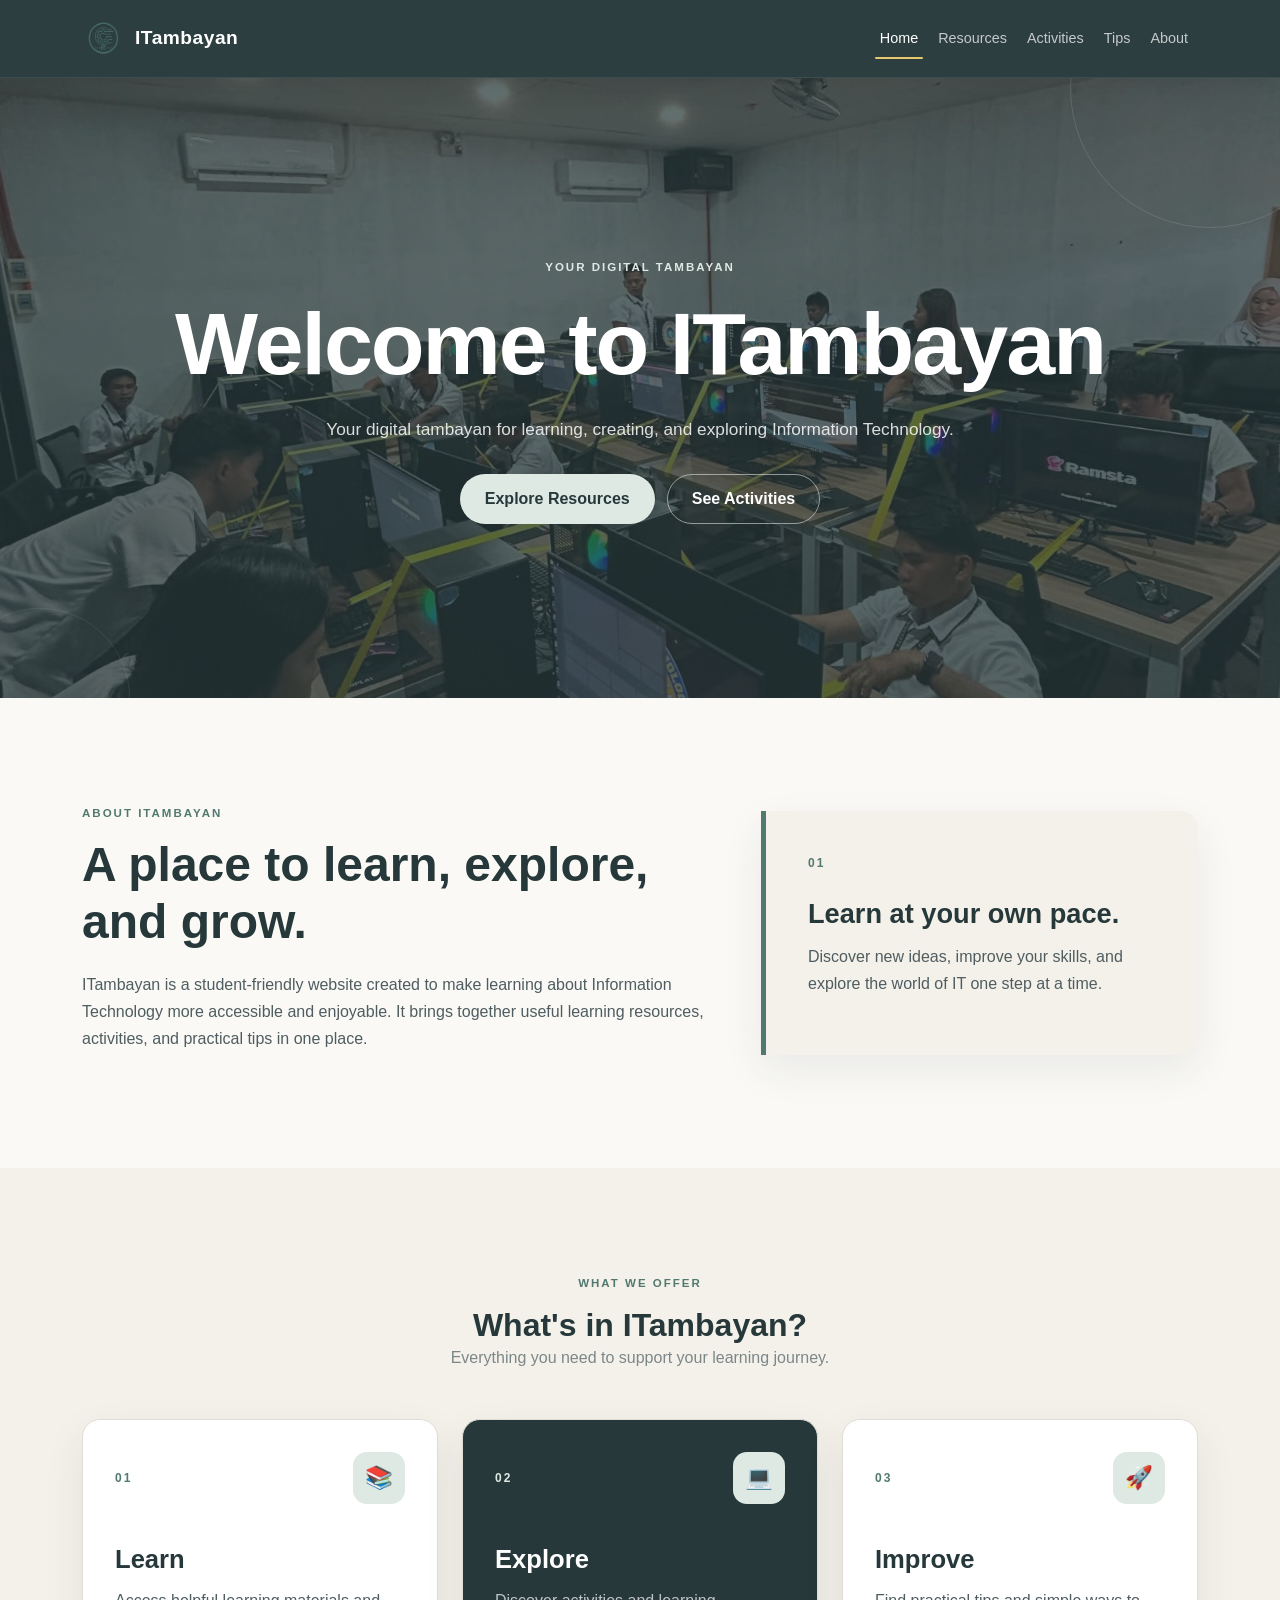
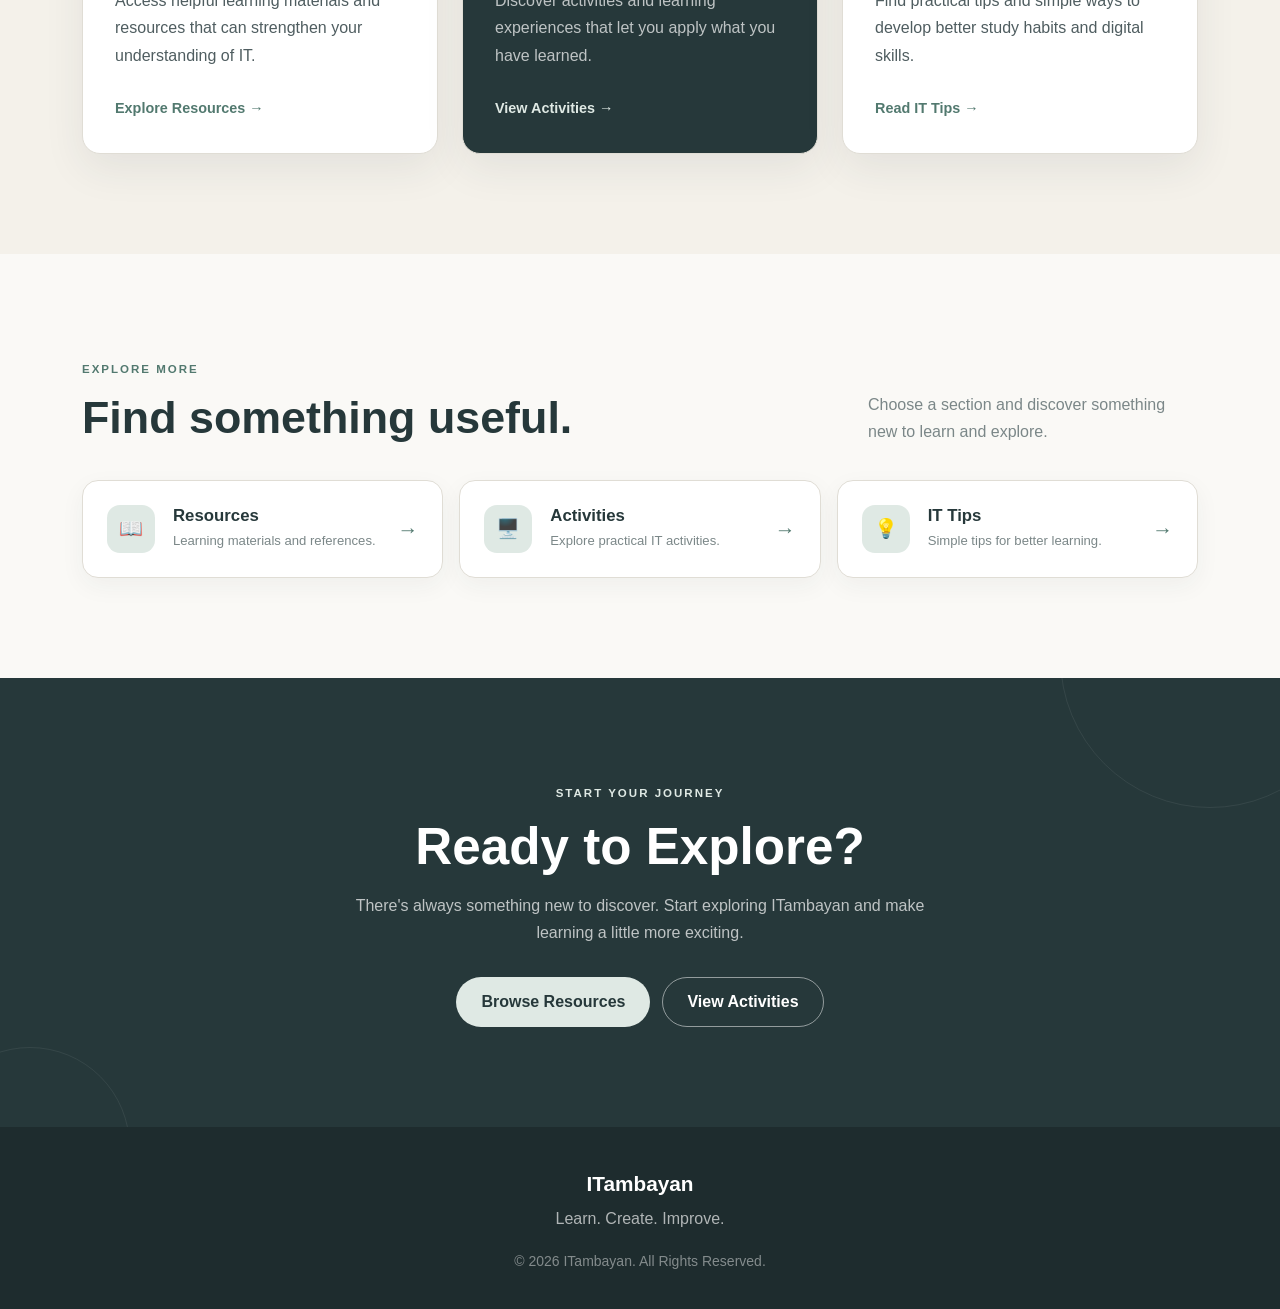
<file: index.html>
<!DOCTYPE html>
<html lang="en">
<head>
    <meta charset="UTF-8">
    <meta name="viewport" content="width=device-width, initial-scale=1.0">

    <title>ITambayan | Home</title>

    <!-- Bootstrap CSS -->
    <link href="https://cdn.jsdelivr.net/npm/bootstrap@5.3.3/dist/css/bootstrap.min.css" rel="stylesheet">

    <!-- Custom CSS -->
    <link rel="stylesheet" href="css/style.css">
</head>

<body>

    <!-- NAVIGATION BAR -->
    <nav class="navbar navbar-expand-lg navbar-dark custom-navbar sticky-top">
        <div class="container">

            <a class="navbar-brand fw-bold d-flex align-items-center" href="index.html">
                <img src="images/itambayan-logo.png"
                     alt="ITambayan Logo"
                     class="site-logo">
                <span>ITambayan</span>
            </a>

            <button class="navbar-toggler" type="button"
                    data-bs-toggle="collapse"
                    data-bs-target="#mainNavbar"
                    aria-controls="mainNavbar"
                    aria-expanded="false"
                    aria-label="Toggle navigation">
                <span class="navbar-toggler-icon"></span>
            </button>

            <div class="collapse navbar-collapse" id="mainNavbar">
                <ul class="navbar-nav ms-auto">

                    <li class="nav-item">
                        <a class="nav-link active" aria-current="page" href="index.html">Home</a>
                    </li>

                    <li class="nav-item">
                        <a class="nav-link" href="resources.html">Resources</a>
                    </li>

                    <li class="nav-item">
                        <a class="nav-link" href="activities.html">Activities</a>
                    </li>

                    <li class="nav-item">
                        <a class="nav-link" href="tips.html">Tips</a>
                    </li>

                    <li class="nav-item">
                        <a class="nav-link" href="about.html">About</a>
                    </li>

                </ul>
            </div>

        </div>
    </nav>


    <!-- HERO SECTION -->
    <section class="hero-section">
        <div class="container text-center">

            <span class="hero-label">YOUR DIGITAL TAMBAYAN</span>

            <h1>Welcome to ITambayan</h1>

            <p>
                Your digital tambayan for learning, creating, and exploring
                Information Technology.
            </p>

            <div class="hero-buttons">
                <a href="resources.html" class="btn hero-main-btn">
                    Explore Resources
                </a>

                <a href="activities.html" class="btn hero-outline-btn">
                    See Activities
                </a>
            </div>

        </div>
    </section>


    <!-- INTRODUCTION SECTION -->
    <section class="home-intro">
        <div class="container">

            <div class="row align-items-center g-5">

                <div class="col-lg-7">

                    <span class="section-tag">ABOUT ITAMBAYAN</span>

                    <h2>A place to learn, explore, and grow.</h2>

                    <p>
                        ITambayan is a student-friendly website created to make
                        learning about Information Technology more accessible
                        and enjoyable. It brings together useful learning
                        resources, activities, and practical tips in one place.
                    </p>

                </div>

                <div class="col-lg-5">

                    <div class="intro-highlight">

                        <span class="highlight-number">01</span>

                        <h3>Learn at your own pace.</h3>

                        <p>
                            Discover new ideas, improve your skills, and explore
                            the world of IT one step at a time.
                        </p>

                    </div>

                </div>

            </div>

        </div>
    </section>


    <!-- FEATURES SECTION -->
    <section class="features-section">
        <div class="container">

            <div class="text-center mb-5">

                <span class="section-tag">WHAT WE OFFER</span>

                <h2 class="section-heading">What's in ITambayan?</h2>

                <p class="section-intro">
                    Everything you need to support your learning journey.
                </p>

            </div>

            <div class="row g-4">

                <!-- FEATURE 1 -->
                <div class="col-md-4">
                    <div class="feature-card">

                        <div class="feature-top">
                            <span class="feature-number">01</span>
                            <span class="feature-icon">📚</span>
                        </div>

                        <h3>Learn</h3>

                        <p>
                            Access helpful learning materials and resources
                            that can strengthen your understanding of IT.
                        </p>

                        <a href="resources.html" class="feature-link">
                            Explore Resources →
                        </a>

                    </div>
                </div>


                <!-- FEATURE 2 -->
                <div class="col-md-4">
                    <div class="feature-card feature-card-dark">

                        <div class="feature-top">
                            <span class="feature-number">02</span>
                            <span class="feature-icon">💻</span>
                        </div>

                        <h3>Explore</h3>

                        <p>
                            Discover activities and learning experiences
                            that let you apply what you have learned.
                        </p>

                        <a href="activities.html" class="feature-link">
                            View Activities →
                        </a>

                    </div>
                </div>


                <!-- FEATURE 3 -->
                <div class="col-md-4">
                    <div class="feature-card">

                        <div class="feature-top">
                            <span class="feature-number">03</span>
                            <span class="feature-icon">🚀</span>
                        </div>

                        <h3>Improve</h3>

                        <p>
                            Find practical tips and simple ways to develop
                            better study habits and digital skills.
                        </p>

                        <a href="tips.html" class="feature-link">
                            Read IT Tips →
                        </a>

                    </div>
                </div>

            </div>
        </div>
    </section>


    <!-- QUICK NAVIGATION SECTION -->
    <section class="quick-section">
        <div class="container">

            <div class="quick-header">

                <div>
                    <span class="section-tag">EXPLORE MORE</span>
                    <h2>Find something useful.</h2>
                </div>

                <p>
                    Choose a section and discover something new to learn
                    and explore.
                </p>

            </div>

            <div class="row g-3">

                <div class="col-md-4">
                    <a href="resources.html" class="quick-card">

                        <span class="quick-icon">📖</span>

                        <div>
                            <h3>Resources</h3>
                            <p>Learning materials and references.</p>
                        </div>

                        <span class="quick-arrow">→</span>

                    </a>
                </div>


                <div class="col-md-4">
                    <a href="activities.html" class="quick-card">

                        <span class="quick-icon">🖥️</span>

                        <div>
                            <h3>Activities</h3>
                            <p>Explore practical IT activities.</p>
                        </div>

                        <span class="quick-arrow">→</span>

                    </a>
                </div>


                <div class="col-md-4">
                    <a href="tips.html" class="quick-card">

                        <span class="quick-icon">💡</span>

                        <div>
                            <h3>IT Tips</h3>
                            <p>Simple tips for better learning.</p>
                        </div>

                        <span class="quick-arrow">→</span>

                    </a>
                </div>

            </div>
        </div>
    </section>


    <!-- CALL TO ACTION -->
    <section class="explore-section">
        <div class="container text-center">

            <span class="section-tag section-tag-light">
                START YOUR JOURNEY
            </span>

            <h2>Ready to Explore?</h2>

            <p>
                There's always something new to discover. Start exploring
                ITambayan and make learning a little more exciting.
            </p>

            <div class="hero-buttons">

                <a href="resources.html" class="btn hero-main-btn">
                    Browse Resources
                </a>

                <a href="activities.html" class="btn hero-outline-btn">
                    View Activities
                </a>

            </div>

        </div>
    </section>


    <!-- FOOTER -->
    <footer class="footer">
        <div class="container text-center">

            <h4>ITambayan</h4>

            <p>Learn. Create. Improve.</p>

            <small>
                © 2026 ITambayan. All Rights Reserved.
            </small>

        </div>
    </footer>


    <!-- Bootstrap JS -->
    <script src="https://cdn.jsdelivr.net/npm/bootstrap@5.3.3/dist/js/bootstrap.bundle.min.js"></script>

</body>
</html>
</file>
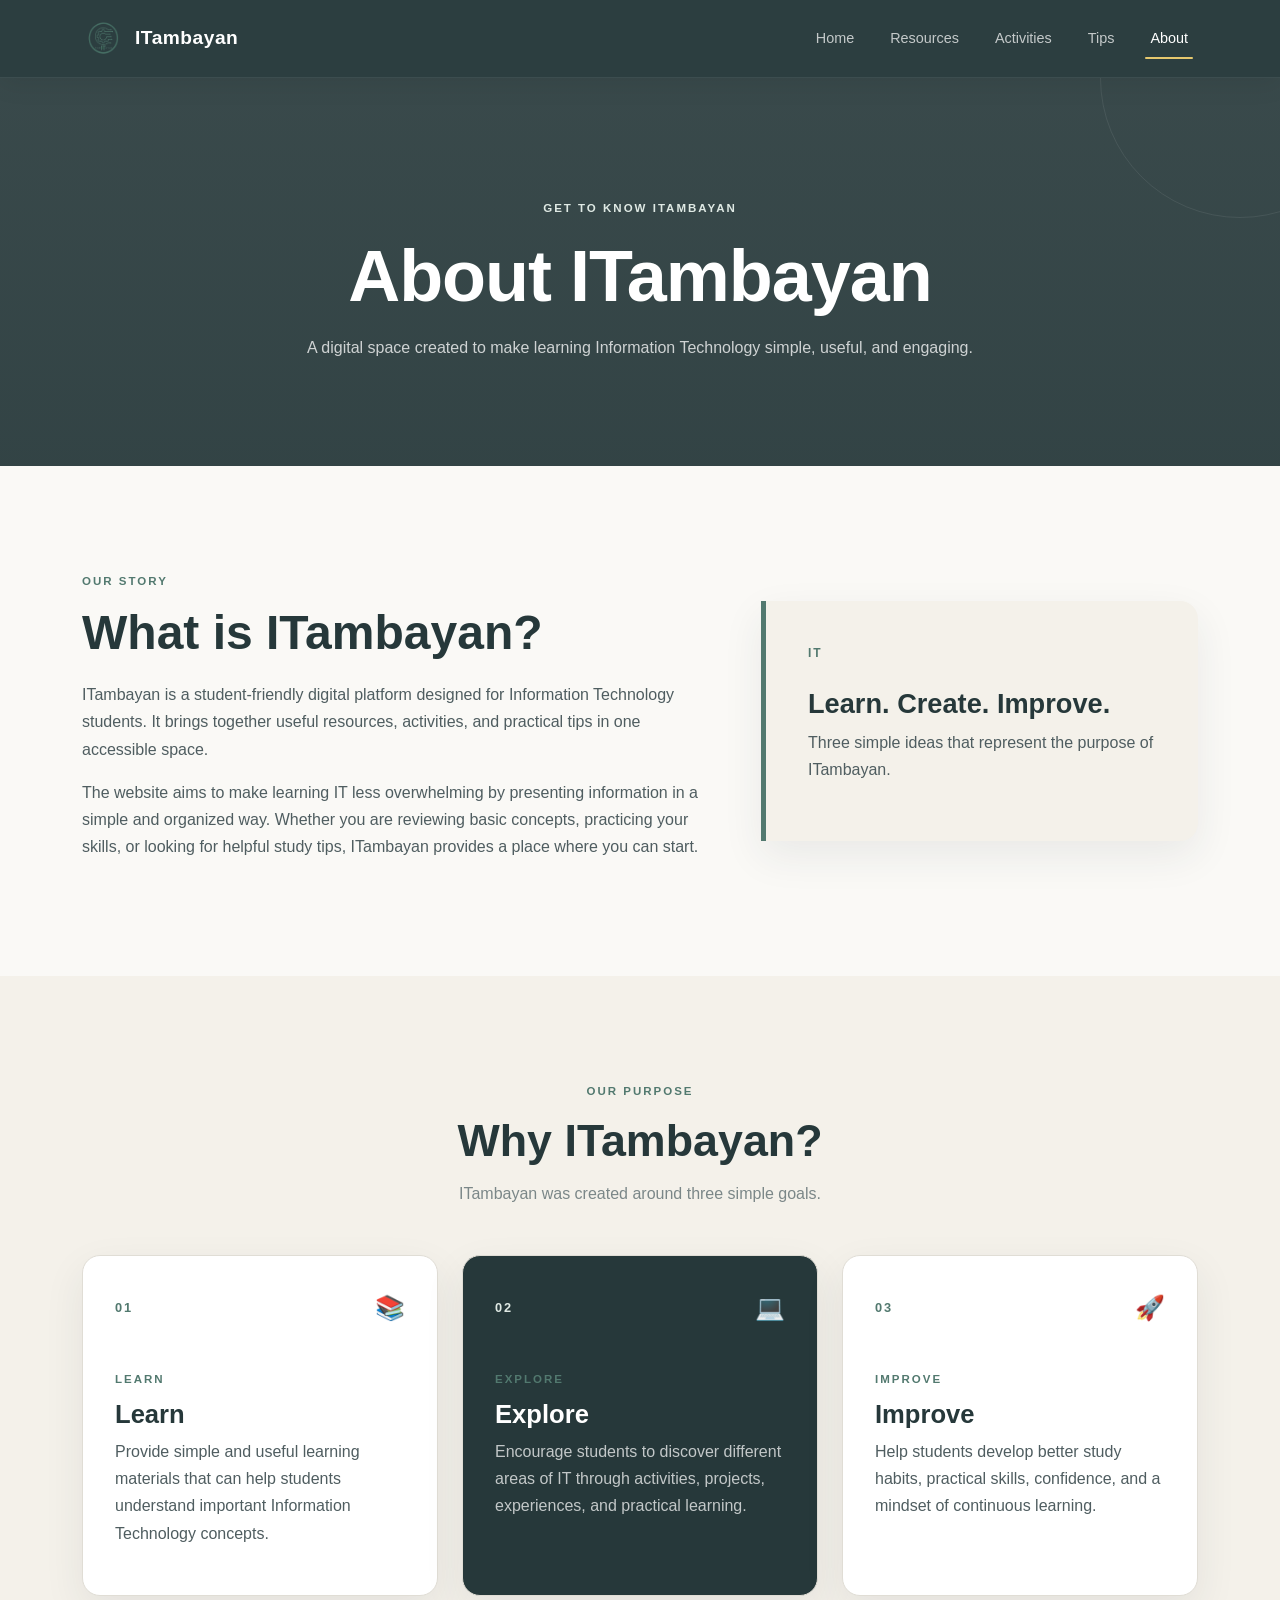
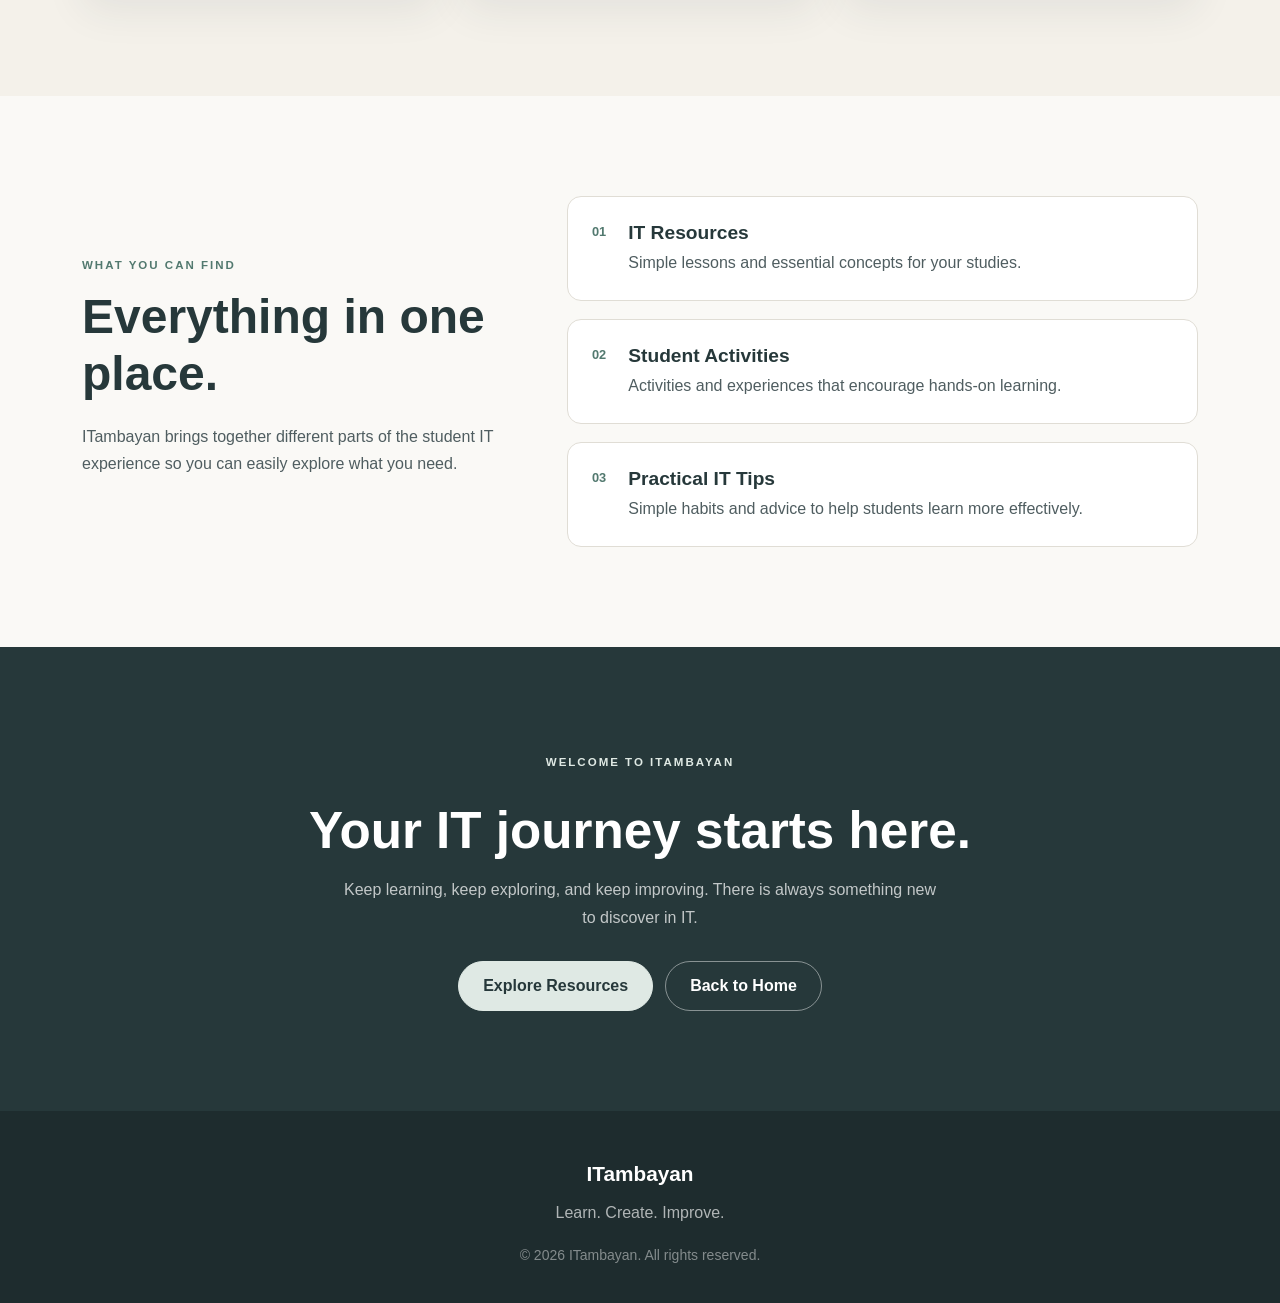
<file: about.html>
<!DOCTYPE html>
<html lang="en">
<head>
    <meta charset="UTF-8">
    <meta name="viewport" content="width=device-width, initial-scale=1.0">

    <title>About | ITambayan</title>

    <!-- Bootstrap CSS -->
    <link href="https://cdn.jsdelivr.net/npm/bootstrap@5.3.3/dist/css/bootstrap.min.css" rel="stylesheet">

    <!-- Custom CSS -->
    <link rel="stylesheet" href="css/style.css">
</head>

<body>

<!-- =========================
     NAVIGATION BAR
========================= -->

<nav class="navbar navbar-expand-lg navbar-dark sticky-top">
    <div class="container">

        <a class="navbar-brand fw-bold d-flex align-items-center"
           href="index.html">

            <img
                src="images/itambayan-logo.png"
                alt="ITambayan Logo"
                class="site-logo"
            >

            ITambayan
        </a>

        <button
            class="navbar-toggler"
            type="button"
            data-bs-toggle="collapse"
            data-bs-target="#mainNavbar"
            aria-controls="mainNavbar"
            aria-expanded="false"
            aria-label="Toggle navigation">

            <span class="navbar-toggler-icon"></span>

        </button>

        <div class="collapse navbar-collapse" id="mainNavbar">

            <ul class="navbar-nav ms-auto gap-lg-3">

                <li class="nav-item">
                    <a class="nav-link" href="index.html">Home</a>
                </li>

                <li class="nav-item">
                    <a class="nav-link" href="resources.html">Resources</a>
                </li>

                <li class="nav-item">
                    <a class="nav-link" href="activities.html">Activities</a>
                </li>

                <li class="nav-item">
                    <a class="nav-link" href="tips.html">Tips</a>
                </li>

                <li class="nav-item">
                    <a class="nav-link active" href="about.html">About</a>
                </li>

            </ul>

        </div>

    </div>
</nav>

<!-- =========================
     PAGE HEADER
========================= -->

<section class="about-header">

    <div class="container text-center">

        <span class="hero-label">
            GET TO KNOW ITAMBAYAN
        </span>

        <h1>About ITambayan</h1>

        <p>
            A digital space created to make learning
            Information Technology simple, useful, and engaging.
        </p>

    </div>

</section>


<!-- =========================
     WHAT IS ITAMBAYAN
========================= -->

<section class="about-section">

    <div class="container">

        <div class="row align-items-center g-5">

            <div class="col-lg-7">

                <span class="section-tag">
                    OUR STORY
                </span>

                <h2>What is ITambayan?</h2>

                <p>
                    ITambayan is a student-friendly digital platform
                    designed for Information Technology students.
                    It brings together useful resources, activities,
                    and practical tips in one accessible space.
                </p>

                <p>
                    The website aims to make learning IT less
                    overwhelming by presenting information in a
                    simple and organized way. Whether you are
                    reviewing basic concepts, practicing your skills,
                    or looking for helpful study tips, ITambayan
                    provides a place where you can start.
                </p>

            </div>

            <div class="col-lg-5">

                <div class="about-highlight">

                    <span class="highlight-number">IT</span>

                    <h3>Learn. Create. Improve.</h3>

                    <p>
                        Three simple ideas that represent
                        the purpose of ITambayan.
                    </p>

                </div>

            </div>

        </div>

    </div>

</section>


<!-- =========================
     OUR PURPOSE
========================= -->

<section class="purpose-section">

    <div class="container">

        <div class="section-heading text-center">

            <span class="section-tag">OUR PURPOSE</span>

            <h2>Why ITambayan?</h2>

            <p class="section-intro">
                ITambayan was created around three simple goals.
            </p>

        </div>

        <div class="row g-4 mt-4">

            <!-- LEARN -->
            <div class="col-md-4">

                <div class="purpose-card">

                    <div class="purpose-top">

                        <span class="purpose-number">01</span>
                        <span class="purpose-icon">📚</span>

                    </div>

                    <span class="resource-label">LEARN</span>

                    <h3>Learn</h3>

                    <p>
                        Provide simple and useful learning materials
                        that can help students understand important
                        Information Technology concepts.
                    </p>

                </div>

            </div>

            <!-- EXPLORE -->
            <div class="col-md-4">

                <div class="purpose-card purpose-card-dark">

                    <div class="purpose-top">

                        <span class="purpose-number">02</span>
                        <span class="purpose-icon">💻</span>

                    </div>

                    <span class="resource-label">EXPLORE</span>

                    <h3>Explore</h3>

                    <p>
                        Encourage students to discover different
                        areas of IT through activities, projects,
                        experiences, and practical learning.
                    </p>

                </div>

            </div>

            <!-- IMPROVE -->
            <div class="col-md-4">

                <div class="purpose-card">

                    <div class="purpose-top">

                        <span class="purpose-number">03</span>
                        <span class="purpose-icon">🚀</span>

                    </div>

                    <span class="resource-label">IMPROVE</span>

                    <h3>Improve</h3>

                    <p>
                        Help students develop better study habits,
                        practical skills, confidence, and a mindset
                        of continuous learning.
                    </p>

                </div>

            </div>

        </div>

    </div>

</section>


<!-- =========================
     WHAT YOU CAN FIND
========================= -->

<section class="about-features">

    <div class="container">

        <div class="row align-items-center g-5">

            <div class="col-lg-5">

                <span class="section-tag">
                    WHAT YOU CAN FIND
                </span>

                <h2>Everything in one place.</h2>

                <p>
                    ITambayan brings together different parts
                    of the student IT experience so you can
                    easily explore what you need.
                </p>

            </div>

            <div class="col-lg-7">

                <div class="about-list">

                    <!-- RESOURCES -->
                    <div class="about-list-item">

                        <span class="about-list-number">01</span>

                        <div>
                            <h3>IT Resources</h3>

                            <p>
                                Simple lessons and essential
                                concepts for your studies.
                            </p>
                        </div>

                    </div>

                    <!-- ACTIVITIES -->
                    <div class="about-list-item">

                        <span class="about-list-number">02</span>

                        <div>
                            <h3>Student Activities</h3>

                            <p>
                                Activities and experiences that
                                encourage hands-on learning.
                            </p>
                        </div>

                    </div>

                    <!-- TIPS -->
                    <div class="about-list-item">

                        <span class="about-list-number">03</span>

                        <div>
                            <h3>Practical IT Tips</h3>

                            <p>
                                Simple habits and advice to help
                                students learn more effectively.
                            </p>
                        </div>

                    </div>

                </div>

            </div>

        </div>

    </div>

</section>


<!-- =========================
     CLOSING SECTION
========================= -->

<section class="about-closing">

    <div class="container text-center">

        <span class="section-tag section-tag-light">
            WELCOME TO ITAMBAYAN
        </span>

        <h2>Your IT journey starts here.</h2>

        <p>
            Keep learning, keep exploring, and keep improving.
            There is always something new to discover in IT.
        </p>

        <div class="explore-buttons">

            <a href="resources.html" class="btn explore-btn">
                Explore Resources
            </a>

            <a href="index.html" class="btn explore-btn outline-btn">
                Back to Home
            </a>

        </div>

    </div>

</section>


<!-- =========================
     FOOTER
========================= -->

<footer class="footer">

    <div class="container text-center">

        <div class="footer-brand">
            ITambayan
        </div>

        <p>Learn. Create. Improve.</p>

        <small>
            © 2026 ITambayan. All rights reserved.
        </small>

    </div>

</footer>

  <script src="https://cdn.jsdelivr.net/npm/bootstrap@5.3.3/dist/js/bootstrap.bundle.min.js"></script>
  
</body>
</html>
</file>
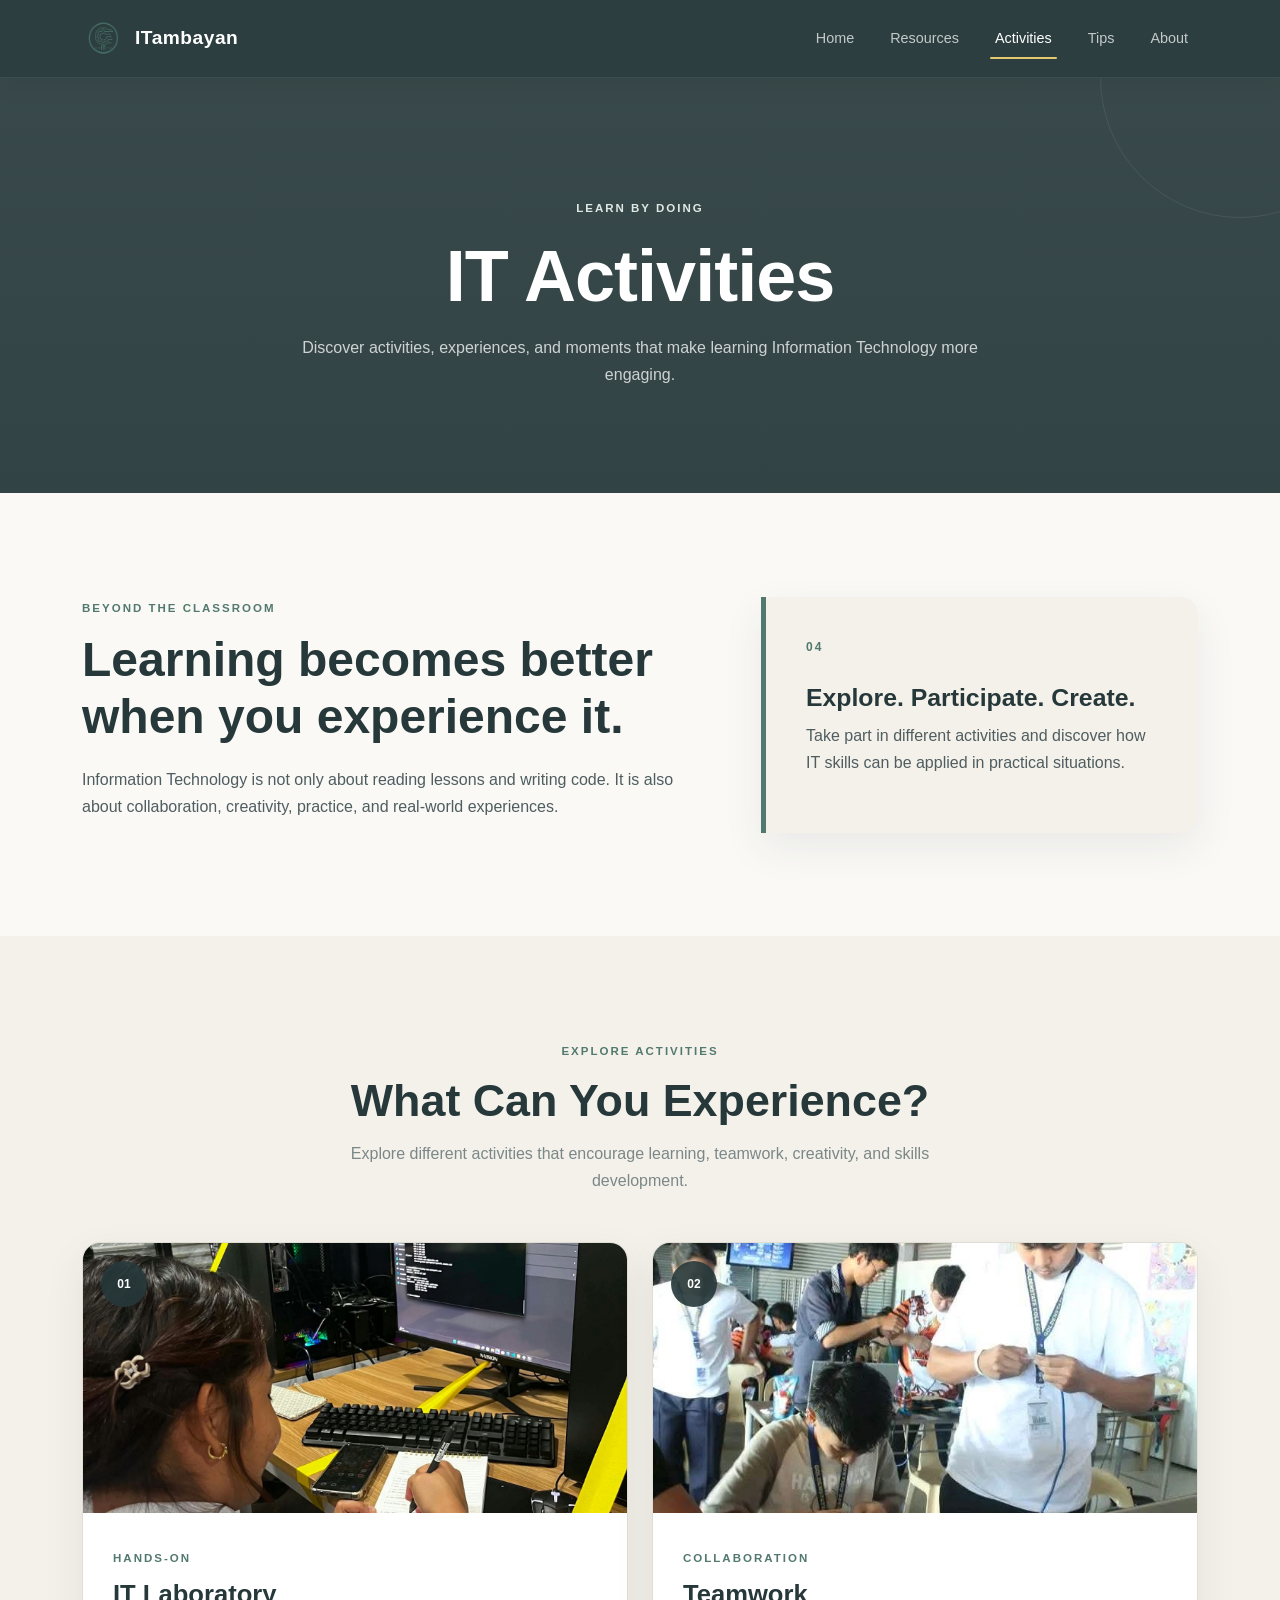
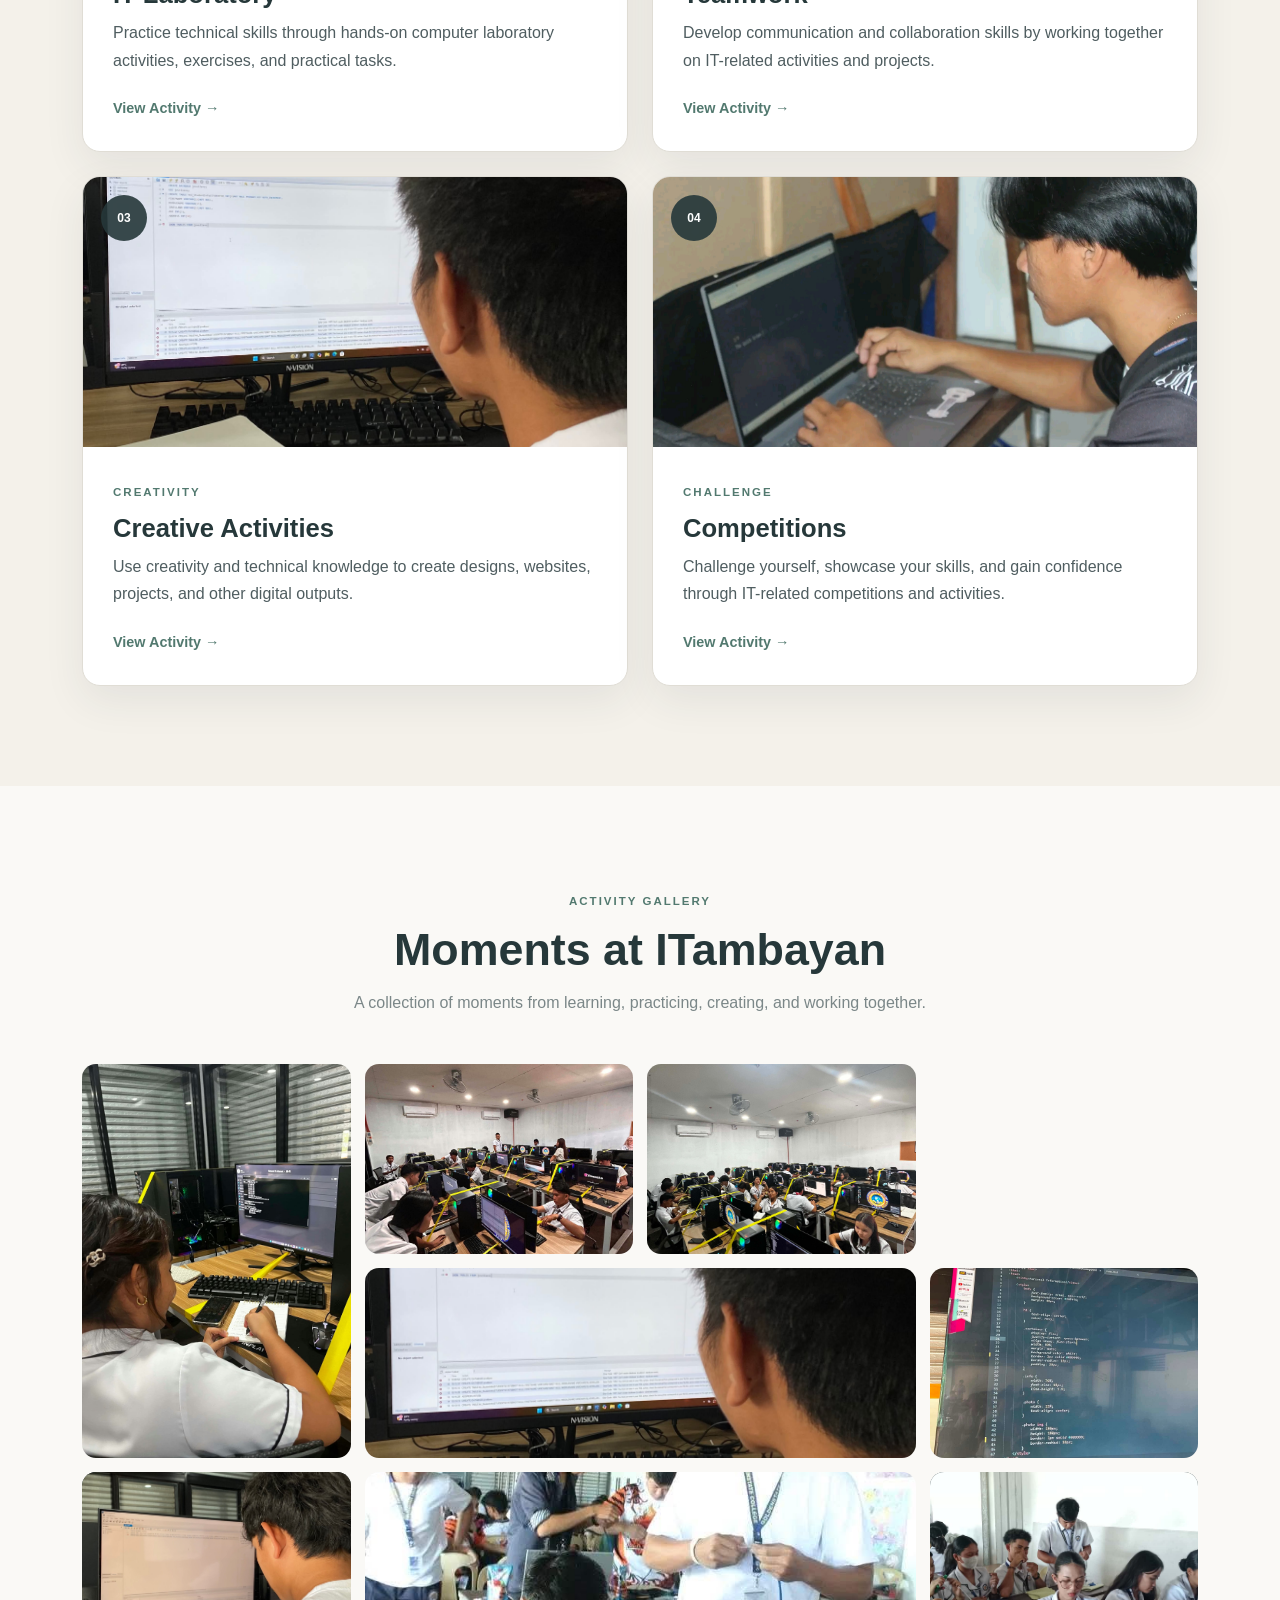
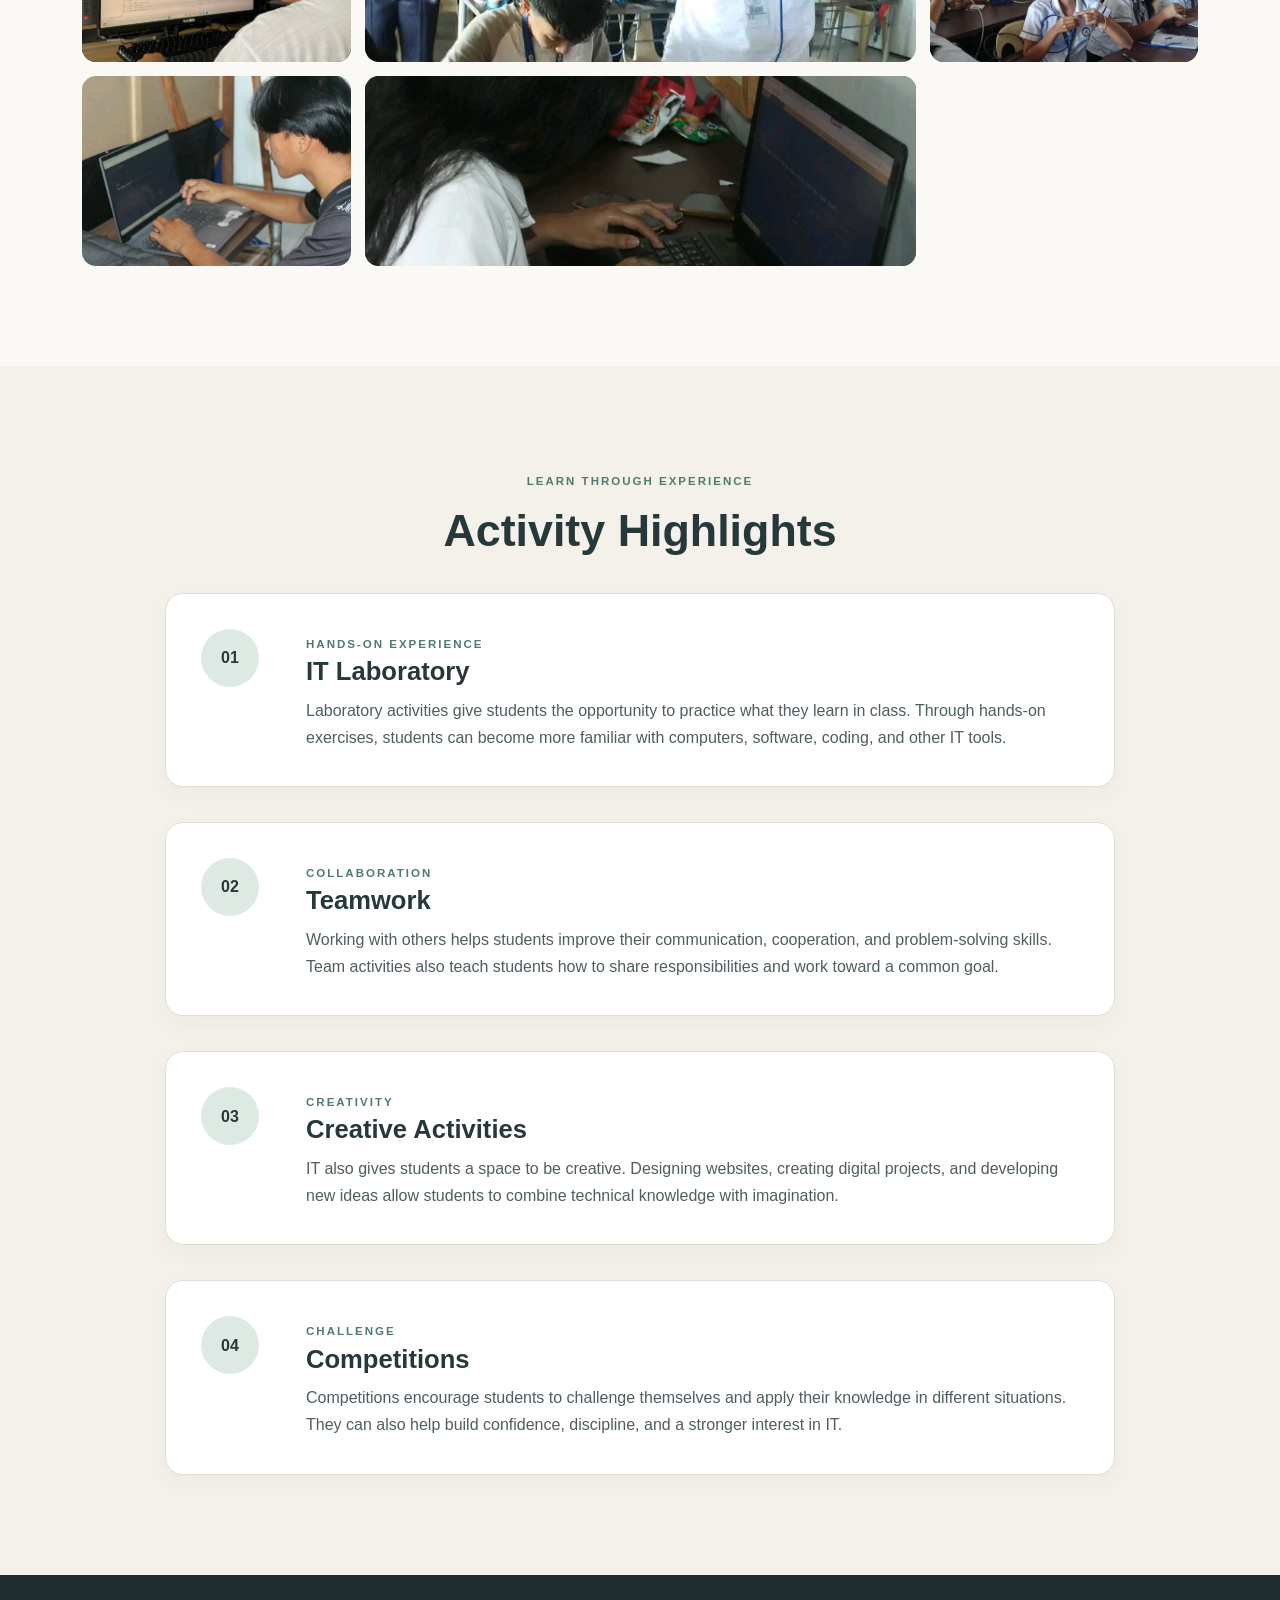
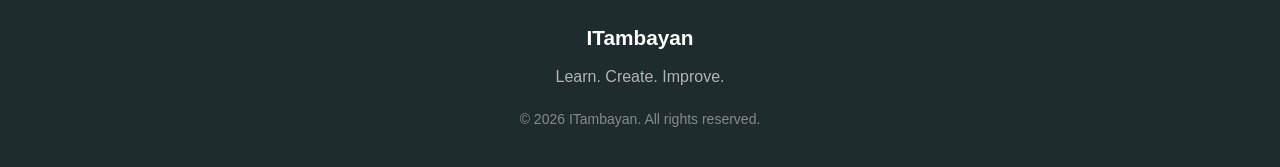
<file: activities.html>
<!DOCTYPE html>
<html lang="en">
<head>
    <meta charset="UTF-8">
    <meta name="viewport" content="width=device-width, initial-scale=1.0">

    <title>Activities | ITambayan</title>

    <!-- Bootstrap CSS -->
    <link href="https://cdn.jsdelivr.net/npm/bootstrap@5.3.3/dist/css/bootstrap.min.css" rel="stylesheet">

    <!-- Custom CSS -->
    <link rel="stylesheet" href="css/style.css">
</head>

<body>

<!-- NAVIGATION BAR -->
<nav class="navbar navbar-expand-lg navbar-dark custom-navbar sticky-top">
    <div class="container">

        <a class="navbar-brand fw-bold d-flex align-items-center" href="index.html">
            <img src="images/itambayan-logo.png"
                 alt="ITambayan Logo"
                 class="site-logo">
            <span>ITambayan</span>
        </a>

        <button class="navbar-toggler"
                type="button"
                data-bs-toggle="collapse"
                data-bs-target="#mainNavbar"
                aria-controls="mainNavbar"
                aria-expanded="false"
                aria-label="Toggle navigation">
            <span class="navbar-toggler-icon"></span>
        </button>

        <div class="collapse navbar-collapse" id="mainNavbar">

            <ul class="navbar-nav ms-auto align-items-lg-center gap-lg-3">

                <li class="nav-item">
                    <a class="nav-link" href="index.html">Home</a>
                </li>

                <li class="nav-item">
                    <a class="nav-link" href="resources.html">Resources</a>
                </li>

                <li class="nav-item">
                    <a class="nav-link active"
                       aria-current="page"
                       href="activities.html">Activities</a>
                </li>

                <li class="nav-item">
                    <a class="nav-link" href="tips.html">Tips</a>
                </li>

                <li class="nav-item">
                    <a class="nav-link" href="about.html">About</a>
                </li>

            </ul>

        </div>
    </div>
</nav>


<!-- PAGE HEADER -->
<section class="page-header">
    <div class="container text-center">

        <span class="hero-label">LEARN BY DOING</span>

        <h1>IT Activities</h1>

        <p>
            Discover activities, experiences, and moments
            that make learning Information Technology more engaging.
        </p>

    </div>
</section>


<!-- ACTIVITY INTRO -->
<section class="activities-intro">
    <div class="container">

        <div class="row align-items-center g-5">

            <div class="col-lg-7">

                <span class="section-tag">BEYOND THE CLASSROOM</span>

                <h2>
                    Learning becomes better when you experience it.
                </h2>

                <p>
                    Information Technology is not only about reading
                    lessons and writing code. It is also about
                    collaboration, creativity, practice, and
                    real-world experiences.
                </p>

            </div>

            <div class="col-lg-5">

                <div class="activity-highlight">

                    <span class="highlight-number">04</span>

                    <h3>Explore. Participate. Create.</h3>

                    <p>
                        Take part in different activities and
                        discover how IT skills can be applied
                        in practical situations.
                    </p>

                </div>

            </div>

        </div>
    </div>
</section>


<!-- ACTIVITY CATEGORIES -->
<section class="section">
    <div class="container">

        <div class="section-heading text-center">

            <span class="section-tag">EXPLORE ACTIVITIES</span>

            <h2>What Can You Experience?</h2>

            <p class="section-intro">
                Explore different activities that encourage
                learning, teamwork, creativity, and skills development.
            </p>

        </div>

        <div class="row g-4 mt-4">

            <!-- LABORATORY -->
            <div class="col-md-6">
                <div class="card activity-card">

                    <div class="activity-card-image">
                        <img src="images/lab1.jpeg"
                             alt="IT Laboratory Activity">

                        <span class="activity-number">01</span>
                    </div>

                    <div class="card-body">

                        <span class="resource-label">HANDS-ON</span>

                        <h3>IT Laboratory</h3>

                        <p>
                            Practice technical skills through
                            hands-on computer laboratory activities,
                            exercises, and practical tasks.
                        </p>

                        <a href="#laboratory" class="feature-link">
                            View Activity →
                        </a>

                    </div>
                </div>
            </div>


            <!-- TEAMWORK -->
            <div class="col-md-6">
                <div class="card activity-card">

                    <div class="activity-card-image">
                        <img src="images/cable.jpeg"
                             alt="Teamwork and IT Activity">

                        <span class="activity-number">02</span>
                    </div>

                    <div class="card-body">

                        <span class="resource-label">COLLABORATION</span>

                        <h3>Teamwork</h3>

                        <p>
                            Develop communication and collaboration
                            skills by working together on IT-related
                            activities and projects.
                        </p>

                        <a href="#teamwork" class="feature-link">
                            View Activity →
                        </a>

                    </div>
                </div>
            </div>


            <!-- CREATIVE -->
            <div class="col-md-6">
                <div class="card activity-card">

                    <div class="activity-card-image">
                        <img src="images/coding.jpeg"
                             alt="Creative IT Activity">

                        <span class="activity-number">03</span>
                    </div>

                    <div class="card-body">

                        <span class="resource-label">CREATIVITY</span>

                        <h3>Creative Activities</h3>

                        <p>
                            Use creativity and technical knowledge
                            to create designs, websites, projects,
                            and other digital outputs.
                        </p>

                        <a href="#creative" class="feature-link">
                            View Activity →
                        </a>

                    </div>
                </div>
            </div>


            <!-- COMPETITIONS -->
            <div class="col-md-6">
                <div class="card activity-card">

                    <div class="activity-card-image">
                        <img src="images/typing.jpg"
                             alt="IT Competition Activity">

                        <span class="activity-number">04</span>
                    </div>

                    <div class="card-body">

                        <span class="resource-label">CHALLENGE</span>

                        <h3>Competitions</h3>

                        <p>
                            Challenge yourself, showcase your skills,
                            and gain confidence through IT-related
                            competitions and activities.
                        </p>

                        <a href="#competitions" class="feature-link">
                            View Activity →
                        </a>

                    </div>
                </div>
            </div>

        </div>
    </div>
</section>


<!-- PHOTO GALLERY -->
<section class="gallery-section">
    <div class="container">

        <div class="section-heading text-center">

            <span class="section-tag">ACTIVITY GALLERY</span>

            <h2>Moments at ITambayan</h2>

            <p class="section-intro">
                A collection of moments from learning,
                practicing, creating, and working together.
            </p>

        </div>

        <div class="activity-gallery mt-5">

            <div class="gallery-item gallery-large">
                <img src="images/lab1.jpeg"
                     alt="Students in the IT laboratory">
            </div>

            <div class="gallery-item">
                <img src="images/laboratory.jpeg"
                     alt="Computer laboratory activity">
            </div>

            <div class="gallery-item">
                <img src="images/laboratory2.jpeg"
                     alt="Students during laboratory activity">
            </div>

            <div class="gallery-item gallery-wide">
                <img src="images/coding.jpeg"
                     alt="Students working on coding">
            </div>

            <div class="gallery-item">
                <img src="images/codes.jpeg"
                     alt="Coding activity">
            </div>

            <div class="gallery-item">
                <img src="images/code3.jpeg"
                     alt="Students working with code">
            </div>

            <div class="gallery-item gallery-wide">
                <img src="images/cable.jpeg"
                     alt="Computer networking activity">
            </div>

            <div class="gallery-item">
                <img src="images/cable2.jpeg"
                     alt="Cable activity">
            </div>

            <div class="gallery-item">
                <img src="images/typing.jpg"
                     alt="Typing activity">
            </div>

            <div class="gallery-item gallery-wide">
                <img src="images/typing2.jpg"
                     alt="Students during typing activity">
            </div>

        </div>
    </div>
</section>


<!-- ACTIVITY DETAILS -->
<section class="activity-details">
    <div class="container">

        <div class="section-heading text-center">

            <span class="section-tag">LEARN THROUGH EXPERIENCE</span>

            <h2>Activity Highlights</h2>

        </div>


        <!-- LABORATORY -->
        <div class="activity-detail-box" id="laboratory">

            <div class="detail-number">01</div>

            <div>
                <span class="learning-category">
                    HANDS-ON EXPERIENCE
                </span>

                <h3>IT Laboratory</h3>

                <p>
                    Laboratory activities give students the
                    opportunity to practice what they learn in class.
                    Through hands-on exercises, students can become
                    more familiar with computers, software, coding,
                    and other IT tools.
                </p>
            </div>

        </div>


        <!-- TEAMWORK -->
        <div class="activity-detail-box" id="teamwork">

            <div class="detail-number">02</div>

            <div>
                <span class="learning-category">COLLABORATION</span>

                <h3>Teamwork</h3>

                <p>
                    Working with others helps students improve their
                    communication, cooperation, and problem-solving
                    skills. Team activities also teach students how
                    to share responsibilities and work toward a
                    common goal.
                </p>
            </div>

        </div>


        <!-- CREATIVE -->
        <div class="activity-detail-box" id="creative">

            <div class="detail-number">03</div>

            <div>
                <span class="learning-category">CREATIVITY</span>

                <h3>Creative Activities</h3>

                <p>
                    IT also gives students a space to be creative.
                    Designing websites, creating digital projects,
                    and developing new ideas allow students to combine
                    technical knowledge with imagination.
                </p>
            </div>

        </div>


        <!-- COMPETITIONS -->
        <div class="activity-detail-box" id="competitions">

            <div class="detail-number">04</div>

            <div>
                <span class="learning-category">CHALLENGE</span>

                <h3>Competitions</h3>

                <p>
                    Competitions encourage students to challenge
                    themselves and apply their knowledge in different
                    situations. They can also help build confidence,
                    discipline, and a stronger interest in IT.
                </p>
            </div>

        </div>

    </div>
</section>


<!-- FOOTER -->
<footer class="footer">
    <div class="container text-center">

        <div class="footer-brand">ITambayan</div>

        <p>Learn. Create. Improve.</p>

        <small>
            © 2026 ITambayan. All rights reserved.
        </small>

    </div>
</footer>


<!-- Bootstrap JavaScript -->
<script src="https://cdn.jsdelivr.net/npm/bootstrap@5.3.3/dist/js/bootstrap.bundle.min.js"></script>

</body>
</html>
</file>
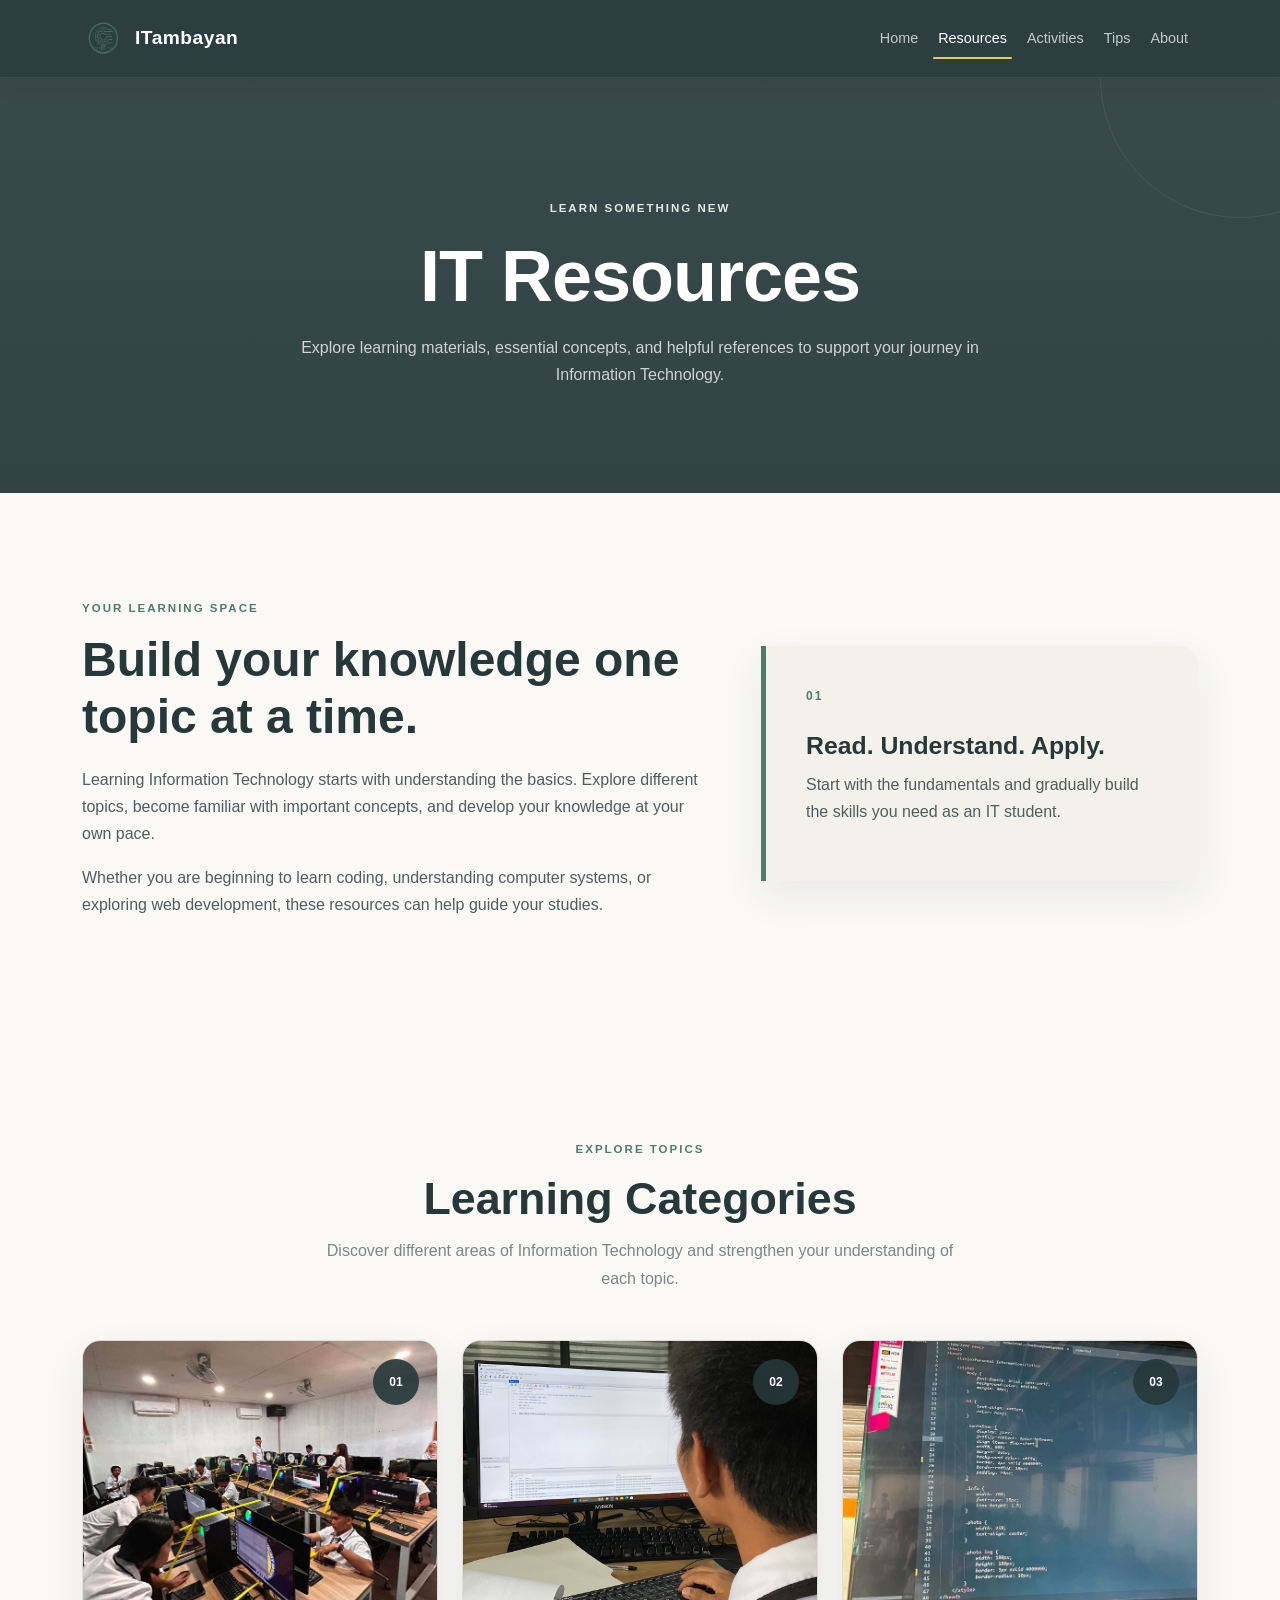
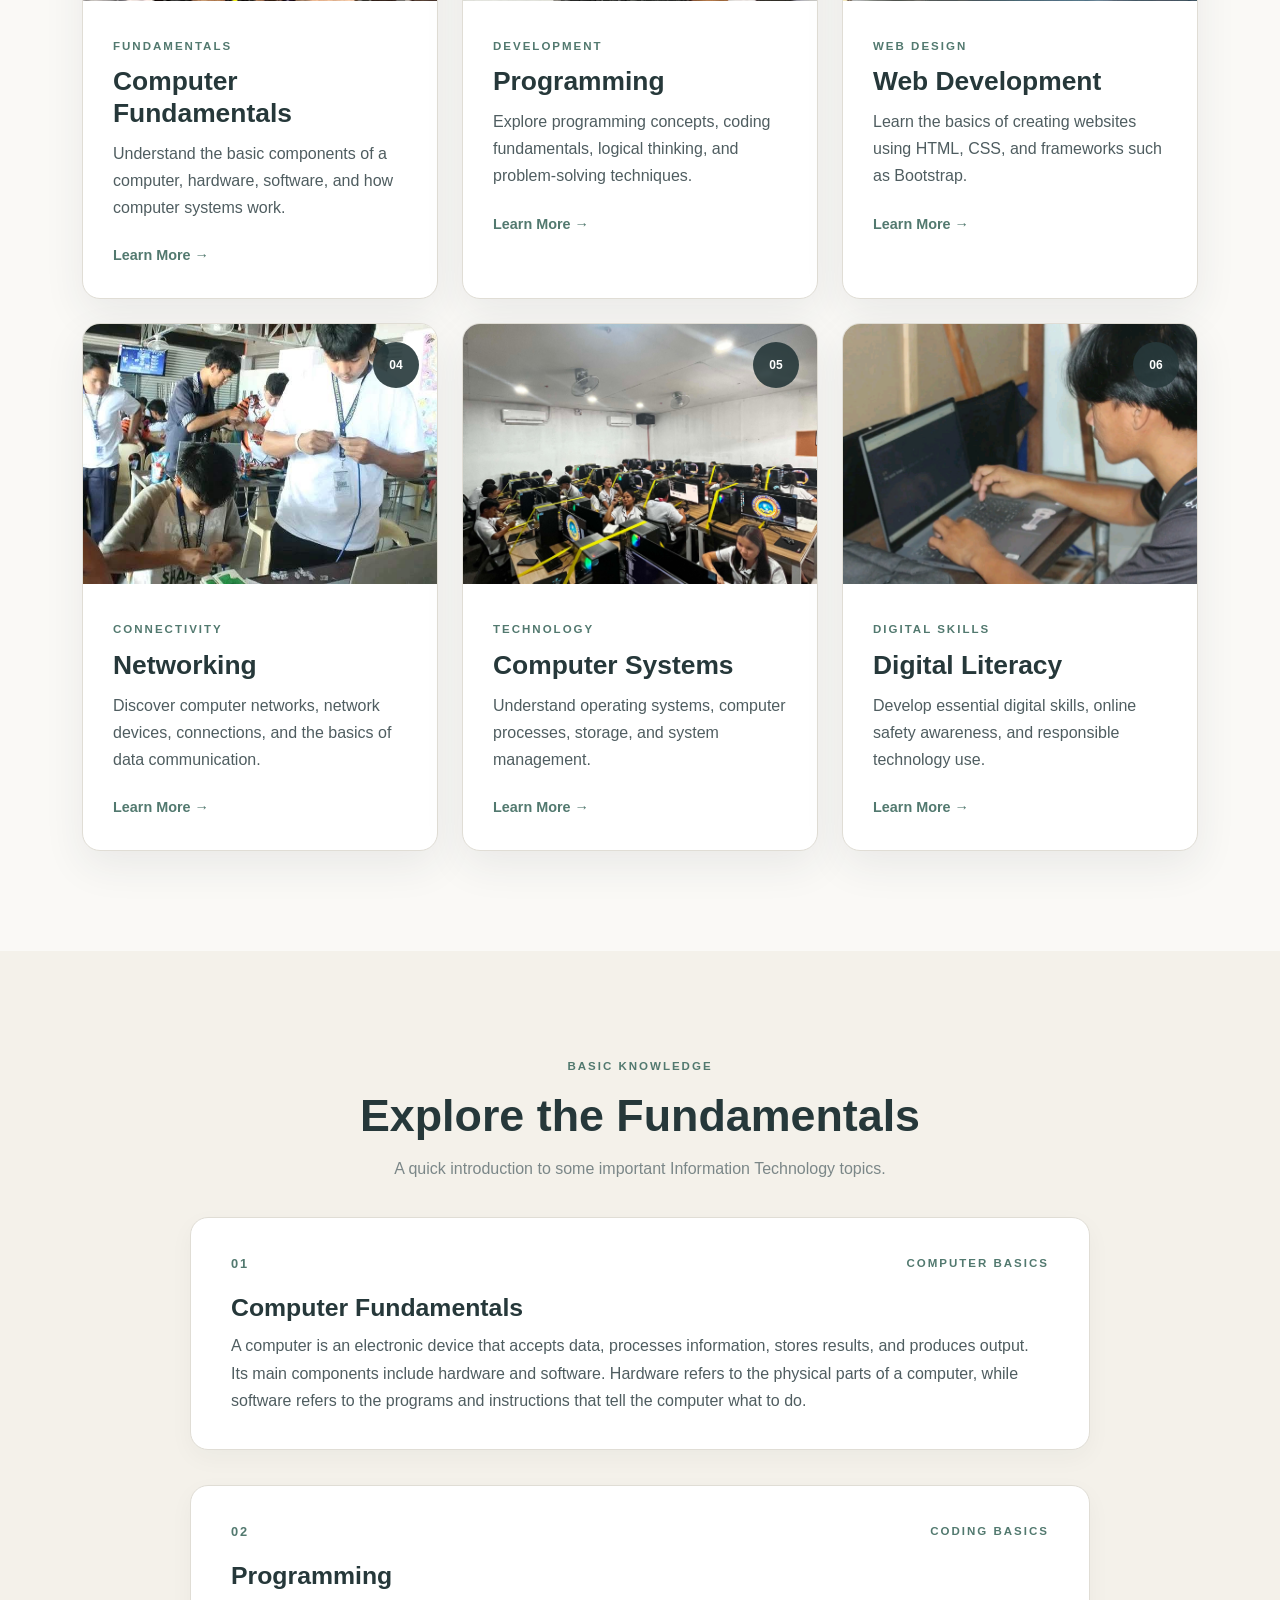
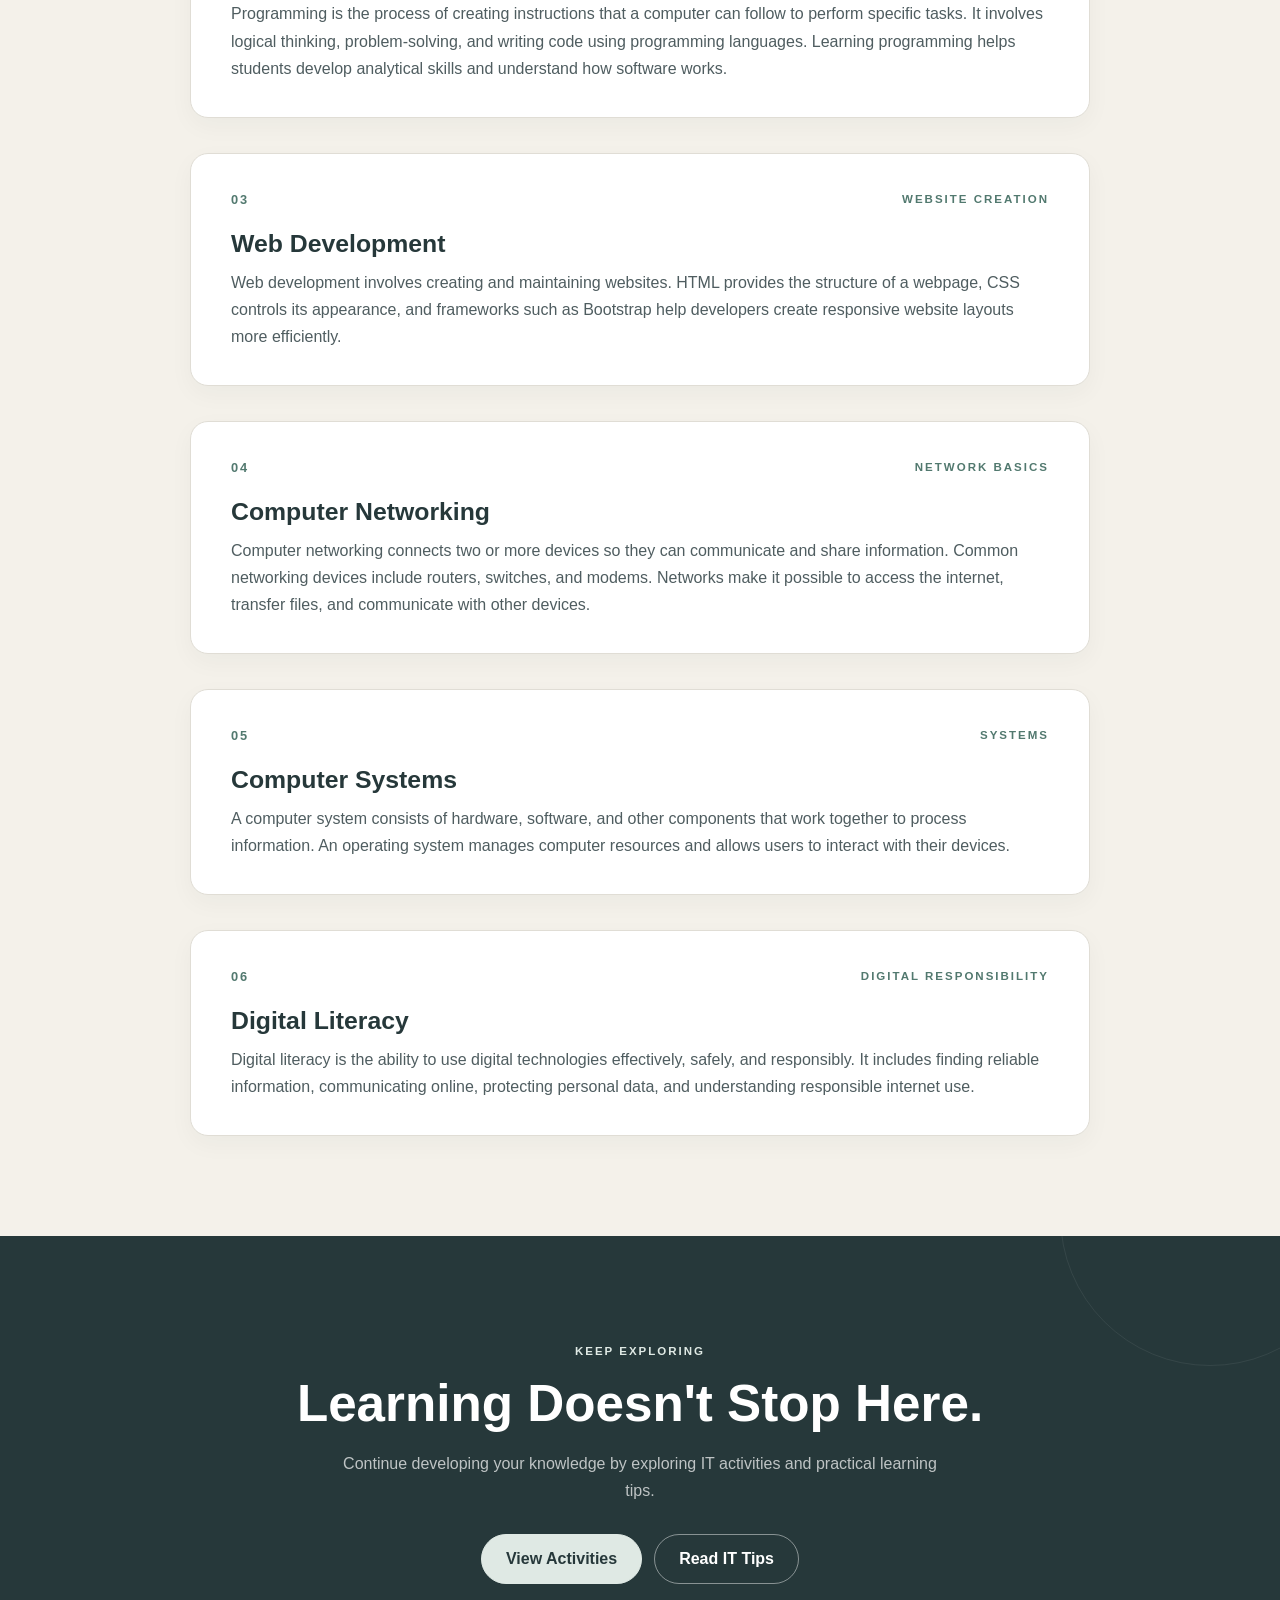
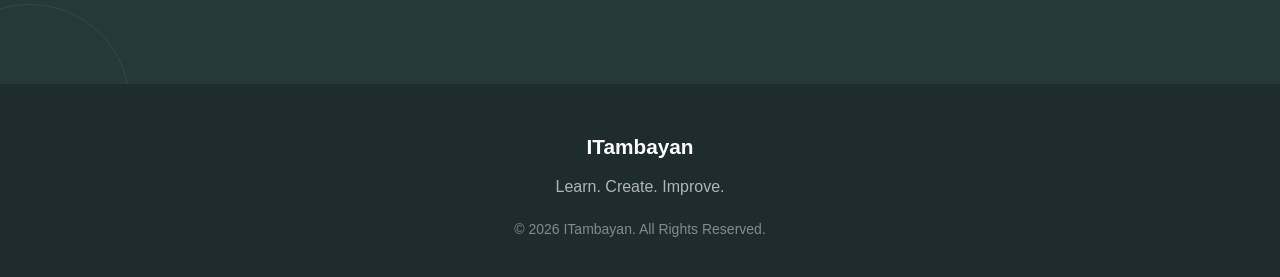
<file: resources.html>
<!DOCTYPE html>
<html lang="en">
<head>
    <meta charset="UTF-8">
    <meta name="viewport" content="width=device-width, initial-scale=1.0">

    <title>Resources | ITambayan</title>

    <!-- Bootstrap CSS -->
    <link href="https://cdn.jsdelivr.net/npm/bootstrap@5.3.3/dist/css/bootstrap.min.css" rel="stylesheet">

    <!-- Custom CSS -->
    <link rel="stylesheet" href="css/style.css">
</head>

<body>

    <!-- NAVIGATION BAR -->
    <nav class="navbar navbar-expand-lg navbar-dark custom-navbar sticky-top">
        <div class="container">

            <a class="navbar-brand fw-bold d-flex align-items-center" href="index.html">
                <img src="images/itambayan-logo.png"
                     alt="ITambayan Logo"
                     class="site-logo">
                <span>ITambayan</span>
            </a>

            <button class="navbar-toggler" type="button"
                    data-bs-toggle="collapse"
                    data-bs-target="#mainNavbar"
                    aria-controls="mainNavbar"
                    aria-expanded="false"
                    aria-label="Toggle navigation">
                <span class="navbar-toggler-icon"></span>
            </button>

            <div class="collapse navbar-collapse" id="mainNavbar">
                <ul class="navbar-nav ms-auto">

                    <li class="nav-item">
                        <a class="nav-link" href="index.html">Home</a>
                    </li>

                    <li class="nav-item">
                        <a class="nav-link active" aria-current="page" href="resources.html">Resources</a>
                    </li>

                    <li class="nav-item">
                        <a class="nav-link" href="activities.html">Activities</a>
                    </li>

                    <li class="nav-item">
                        <a class="nav-link" href="tips.html">Tips</a>
                    </li>

                    <li class="nav-item">
                        <a class="nav-link" href="about.html">About</a>
                    </li>

                </ul>
            </div>

        </div>
    </nav>


    <!-- PAGE HEADER -->
    <section class="resources-hero">
        <div class="container text-center">

            <span class="hero-label">LEARN SOMETHING NEW</span>

            <h1>IT Resources</h1>

            <p>
                Explore learning materials, essential concepts,
                and helpful references to support your journey
                in Information Technology.
            </p>

        </div>
    </section>


    <!-- RESOURCE INTRODUCTION -->
    <section class="activities-intro">
        <div class="container">

            <div class="row align-items-center g-5">

                <div class="col-lg-7">

                    <span class="section-tag">YOUR LEARNING SPACE</span>

                    <h2>Build your knowledge one topic at a time.</h2>

                    <p>
                        Learning Information Technology starts with
                        understanding the basics. Explore different
                        topics, become familiar with important concepts,
                        and develop your knowledge at your own pace.
                    </p>

                    <p>
                        Whether you are beginning to learn coding,
                        understanding computer systems, or exploring
                        web development, these resources can help
                        guide your studies.
                    </p>

                </div>

                <div class="col-lg-5">

                    <div class="activity-highlight">

                        <span class="highlight-number">01</span>

                        <h3>Read. Understand. Apply.</h3>

                        <p>
                            Start with the fundamentals and gradually
                            build the skills you need as an IT student.
                        </p>

                    </div>

                </div>

            </div>

        </div>
    </section>


    <!-- RESOURCE CATEGORIES -->
    <section class="resource-categories">
        <div class="container">

            <div class="section-heading text-center">

                <span class="section-tag">EXPLORE TOPICS</span>

                <h2>Learning Categories</h2>

                <p class="section-intro">
                    Discover different areas of Information Technology
                    and strengthen your understanding of each topic.
                </p>

            </div>


            <div class="row g-4 mt-4">

                <!-- COMPUTER FUNDAMENTALS -->
                <div class="col-md-6 col-lg-4">

                    <div class="resource-card">

                        <div class="resource-image-wrap">
                            <img src="images/laboratory.jpeg"
                                 alt="Computer laboratory">
                            <span class="resource-badge">01</span>
                        </div>

                        <div class="resource-content">

                            <span class="resource-label">FUNDAMENTALS</span>

                            <h3>Computer Fundamentals</h3>

                            <p>
                                Understand the basic components of a
                                computer, hardware, software, and
                                how computer systems work.
                            </p>

                            <a href="#fundamentals" class="feature-link">
                                Learn More →
                            </a>

                        </div>

                    </div>

                </div>


                <!-- PROGRAMMING -->
                <div class="col-md-6 col-lg-4">

                    <div class="resource-card">

                        <div class="resource-image-wrap">
                            <img src="images/coding.jpeg"
                                 alt="Programming and coding">
                            <span class="resource-badge">02</span>
                        </div>

                        <div class="resource-content">

                            <span class="resource-label">DEVELOPMENT</span>

                            <h3>Programming</h3>

                            <p>
                                Explore programming concepts, coding
                                fundamentals, logical thinking, and
                                problem-solving techniques.
                            </p>

                            <a href="#programming" class="feature-link">
                                Learn More →
                            </a>

                        </div>

                    </div>

                </div>


                <!-- WEB DEVELOPMENT -->
                <div class="col-md-6 col-lg-4">

                    <div class="resource-card">

                        <div class="resource-image-wrap">
                            <img src="images/codes.jpeg"
                                 alt="Web development code">
                            <span class="resource-badge">03</span>
                        </div>

                        <div class="resource-content">

                            <span class="resource-label">WEB DESIGN</span>

                            <h3>Web Development</h3>

                            <p>
                                Learn the basics of creating websites
                                using HTML, CSS, and frameworks
                                such as Bootstrap.
                            </p>

                            <a href="#web-development" class="feature-link">
                                Learn More →
                            </a>

                        </div>

                    </div>

                </div>


                <!-- NETWORKING -->
                <div class="col-md-6 col-lg-4">

                    <div class="resource-card">

                        <div class="resource-image-wrap">
                            <img src="images/cable.jpeg"
                                 alt="Computer networking cables">
                            <span class="resource-badge">04</span>
                        </div>

                        <div class="resource-content">

                            <span class="resource-label">CONNECTIVITY</span>

                            <h3>Networking</h3>

                            <p>
                                Discover computer networks, network
                                devices, connections, and the basics
                                of data communication.
                            </p>

                            <a href="#networking" class="feature-link">
                                Learn More →
                            </a>

                        </div>

                    </div>

                </div>


                <!-- COMPUTER SYSTEMS -->
                <div class="col-md-6 col-lg-4">

                    <div class="resource-card">

                        <div class="resource-image-wrap">
                            <img src="images/laboratory2.jpeg"
                                 alt="Computer systems">
                            <span class="resource-badge">05</span>
                        </div>

                        <div class="resource-content">

                            <span class="resource-label">TECHNOLOGY</span>

                            <h3>Computer Systems</h3>

                            <p>
                                Understand operating systems,
                                computer processes, storage, and
                                system management.
                            </p>

                            <a href="#computer-systems" class="feature-link">
                                Learn More →
                            </a>

                        </div>

                    </div>

                </div>


                <!-- DIGITAL LITERACY -->
                <div class="col-md-6 col-lg-4">

                    <div class="resource-card">

                        <div class="resource-image-wrap">
                            <img src="images/typing.jpg"
                                 alt="Computer typing and digital skills">
                            <span class="resource-badge">06</span>
                        </div>

                        <div class="resource-content">

                            <span class="resource-label">DIGITAL SKILLS</span>

                            <h3>Digital Literacy</h3>

                            <p>
                                Develop essential digital skills,
                                online safety awareness, and
                                responsible technology use.
                            </p>

                            <a href="#digital-literacy" class="feature-link">
                                Learn More →
                            </a>

                        </div>

                    </div>

                </div>

            </div>

        </div>
    </section>


    <!-- LEARNING MATERIALS -->
    <section class="learning-section">
        <div class="container">

            <div class="section-heading text-center">

                <span class="section-tag">BASIC KNOWLEDGE</span>

                <h2>Explore the Fundamentals</h2>

                <p class="section-intro">
                    A quick introduction to some important
                    Information Technology topics.
                </p>

            </div>


            <!-- FUNDAMENTALS -->
            <div class="learning-item" id="fundamentals">

                <div class="learning-top">

                    <span class="learning-number">01</span>

                    <span class="learning-category">COMPUTER BASICS</span>

                </div>

                <h3>Computer Fundamentals</h3>

                <p>
                    A computer is an electronic device that accepts
                    data, processes information, stores results,
                    and produces output. Its main components include
                    hardware and software.

                    Hardware refers to the physical parts of a computer,
                    while software refers to the programs and instructions
                    that tell the computer what to do.
                </p>

            </div>


            <!-- PROGRAMMING -->
            <div class="learning-item" id="programming">

                <div class="learning-top">

                    <span class="learning-number">02</span>

                    <span class="learning-category">CODING BASICS</span>

                </div>

                <h3>Programming</h3>

                <p>
                    Programming is the process of creating instructions
                    that a computer can follow to perform specific tasks.
                    It involves logical thinking, problem-solving,
                    and writing code using programming languages.

                    Learning programming helps students develop
                    analytical skills and understand how software works.
                </p>

            </div>


            <!-- WEB DEVELOPMENT -->
            <div class="learning-item" id="web-development">

                <div class="learning-top">

                    <span class="learning-number">03</span>

                    <span class="learning-category">WEBSITE CREATION</span>

                </div>

                <h3>Web Development</h3>

                <p>
                    Web development involves creating and maintaining
                    websites. HTML provides the structure of a webpage,
                    CSS controls its appearance, and frameworks such
                    as Bootstrap help developers create responsive
                    website layouts more efficiently.
                </p>

            </div>


            <!-- NETWORKING -->
            <div class="learning-item" id="networking">

                <div class="learning-top">

                    <span class="learning-number">04</span>

                    <span class="learning-category">NETWORK BASICS</span>

                </div>

                <h3>Computer Networking</h3>

                <p>
                    Computer networking connects two or more devices
                    so they can communicate and share information.
                    Common networking devices include routers,
                    switches, and modems.

                    Networks make it possible to access the internet,
                    transfer files, and communicate with other devices.
                </p>

            </div>


            <!-- COMPUTER SYSTEMS -->
            <div class="learning-item" id="computer-systems">

                <div class="learning-top">

                    <span class="learning-number">05</span>

                    <span class="learning-category">SYSTEMS</span>

                </div>

                <h3>Computer Systems</h3>

                <p>
                    A computer system consists of hardware, software,
                    and other components that work together to process
                    information. An operating system manages computer
                    resources and allows users to interact with
                    their devices.
                </p>

            </div>


            <!-- DIGITAL LITERACY -->
            <div class="learning-item" id="digital-literacy">

                <div class="learning-top">

                    <span class="learning-number">06</span>

                    <span class="learning-category">DIGITAL RESPONSIBILITY</span>

                </div>

                <h3>Digital Literacy</h3>

                <p>
                    Digital literacy is the ability to use digital
                    technologies effectively, safely, and responsibly.
                    It includes finding reliable information,
                    communicating online, protecting personal data,
                    and understanding responsible internet use.
                </p>

            </div>

        </div>
    </section>


    <!-- CALL TO ACTION -->
    <section class="explore-section">
        <div class="container text-center">

            <span class="section-tag section-tag-light">
                KEEP EXPLORING
            </span>

            <h2>Learning Doesn't Stop Here.</h2>

            <p>
                Continue developing your knowledge by exploring
                IT activities and practical learning tips.
            </p>

            <div class="explore-buttons">

                <a href="activities.html" class="btn explore-btn">
                    View Activities
                </a>

                <a href="tips.html" class="btn explore-btn outline-btn">
                    Read IT Tips
                </a>

            </div>

        </div>
    </section>


    <!-- FOOTER -->
    <footer class="footer">
        <div class="container text-center">

            <div class="footer-brand">ITambayan</div>

            <p>Learn. Create. Improve.</p>

            <small>
                © 2026 ITambayan. All Rights Reserved.
            </small>

        </div>
    </footer>


    <!-- Bootstrap JS -->
    <script src="https://cdn.jsdelivr.net/npm/bootstrap@5.3.3/dist/js/bootstrap.bundle.min.js"></script>

</body>
</html>
</file>
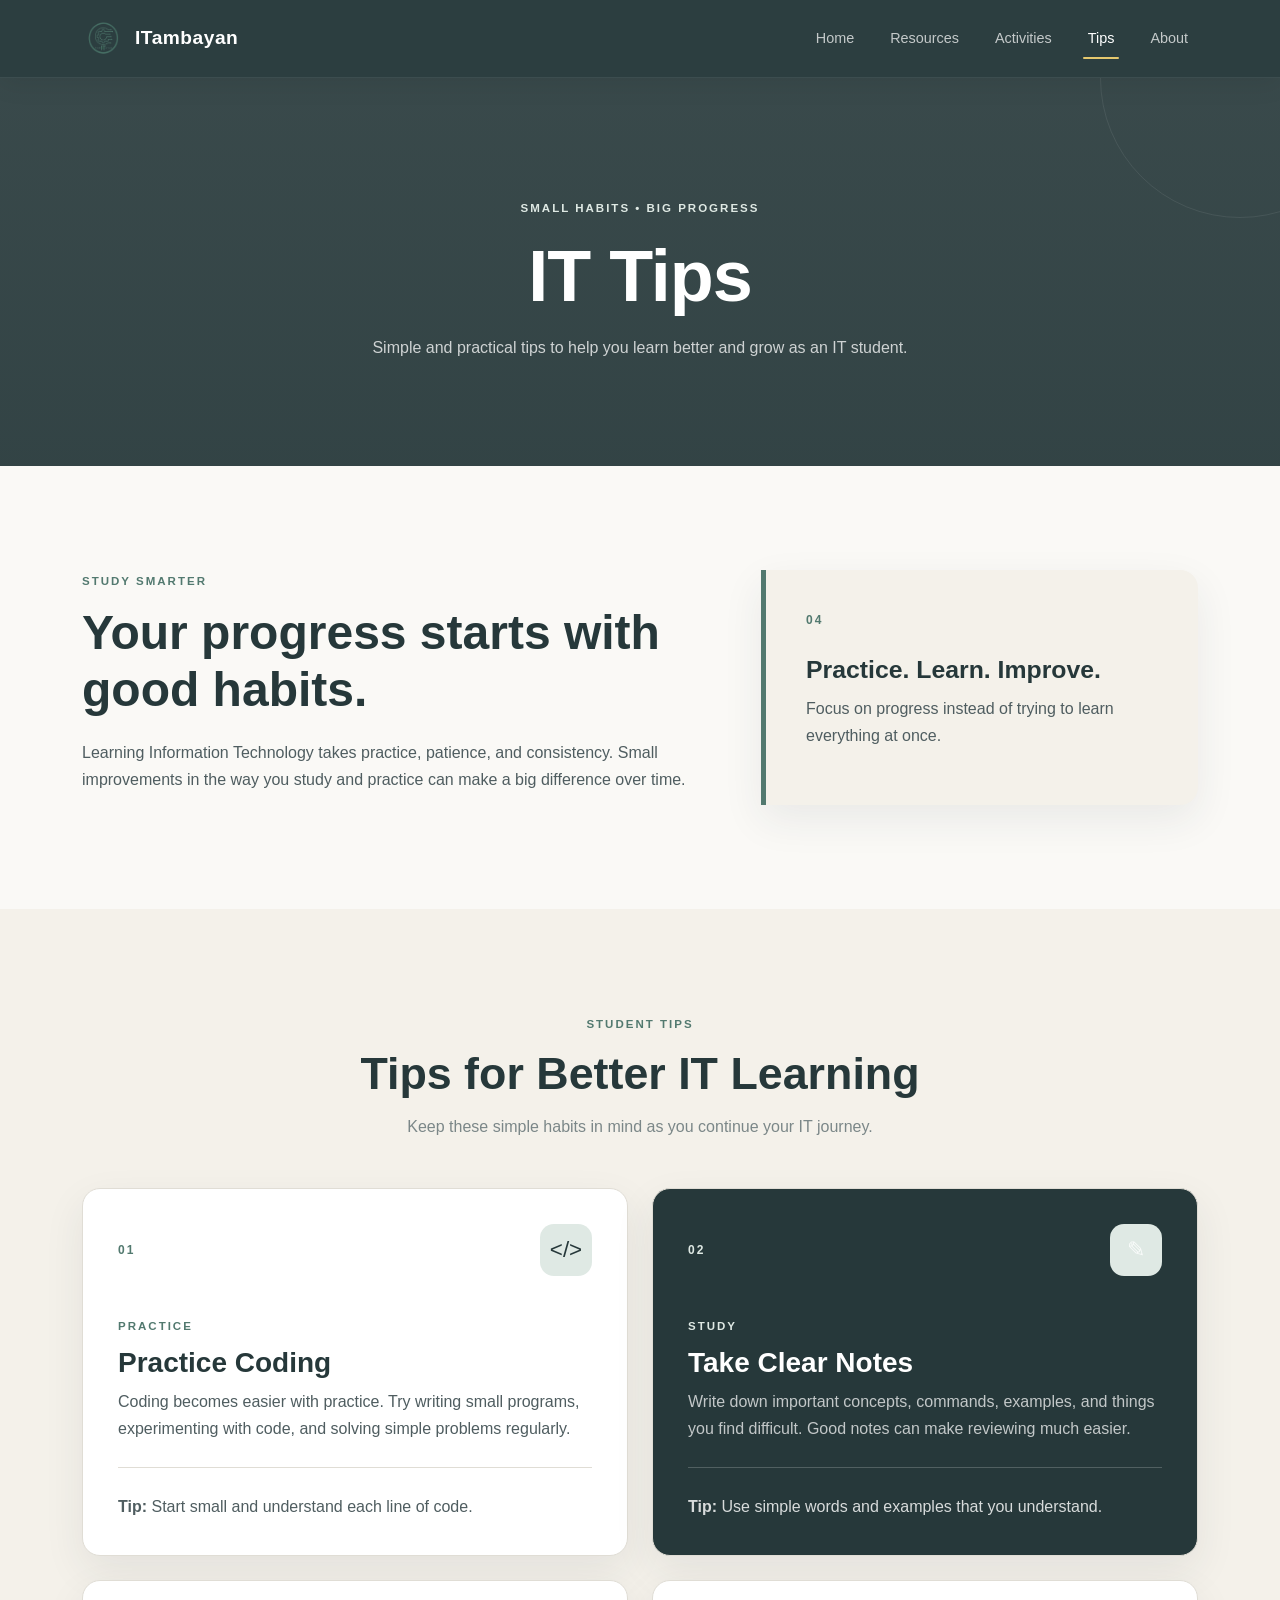
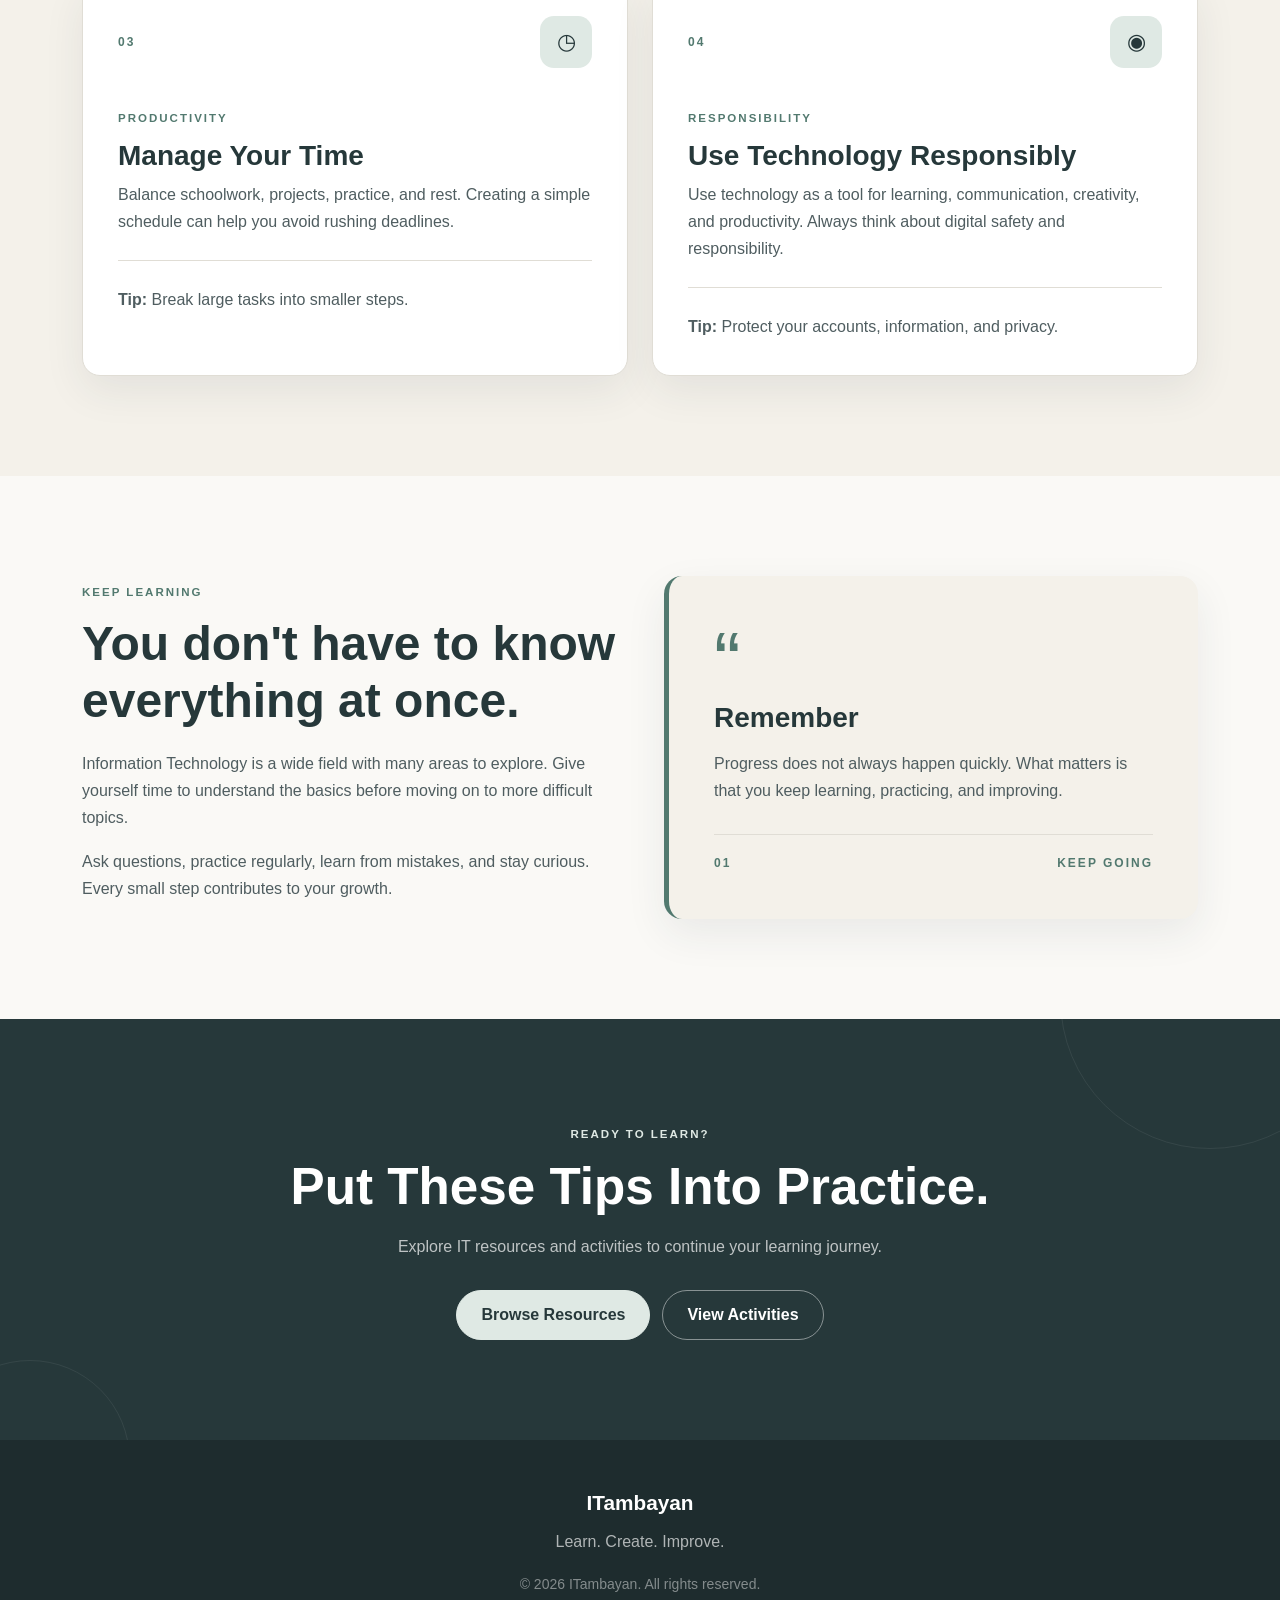
<file: tips.html>
<!DOCTYPE html>
<html lang="en">
<head>
    <meta charset="UTF-8">
    <meta name="viewport" content="width=device-width, initial-scale=1.0">

    <title>IT Tips | ITambayan</title>

    <!-- Bootstrap CSS -->
    <link href="https://cdn.jsdelivr.net/npm/bootstrap@5.3.3/dist/css/bootstrap.min.css" rel="stylesheet">

    <!-- Custom CSS -->
    <link rel="stylesheet" href="css/style.css">
</head>

<body>

<!-- NAVIGATION BAR -->
<nav class="navbar navbar-expand-lg navbar-dark custom-navbar sticky-top">
    <div class="container">

        <a class="navbar-brand fw-bold d-flex align-items-center" href="index.html">
            <img src="images/itambayan-logo.png"
                 alt="ITambayan Logo"
                 class="site-logo">
            <span>ITambayan</span>
        </a>

        <button class="navbar-toggler"
                type="button"
                data-bs-toggle="collapse"
                data-bs-target="#mainNavbar"
                aria-controls="mainNavbar"
                aria-expanded="false"
                aria-label="Toggle navigation">

            <span class="navbar-toggler-icon"></span>
        </button>

        <div class="collapse navbar-collapse" id="mainNavbar">

            <ul class="navbar-nav ms-auto align-items-lg-center gap-lg-3">

                <li class="nav-item">
                    <a class="nav-link" href="index.html">Home</a>
                </li>

                <li class="nav-item">
                    <a class="nav-link" href="resources.html">Resources</a>
                </li>

                <li class="nav-item">
                    <a class="nav-link" href="activities.html">Activities</a>
                </li>

                <li class="nav-item">
                    <a class="nav-link active"
                       aria-current="page"
                       href="tips.html">Tips</a>
                </li>

                <li class="nav-item">
                    <a class="nav-link" href="about.html">About</a>
                </li>

            </ul>

        </div>
    </div>
</nav>


<!-- PAGE HEADER -->
<section class="page-header">

    <div class="container text-center">

        <span class="hero-label">
            SMALL HABITS • BIG PROGRESS
        </span>

        <h1>IT Tips</h1>

        <p>
            Simple and practical tips to help you
            learn better and grow as an IT student.
        </p>

    </div>

</section>


<!-- INTRODUCTION -->
<section class="tips-intro">

    <div class="container">

        <div class="row align-items-center g-5">

            <div class="col-lg-7">

                <span class="section-tag">
                    STUDY SMARTER
                </span>

                <h2>
                    Your progress starts with good habits.
                </h2>

                <p>
                    Learning Information Technology takes practice,
                    patience, and consistency. Small improvements in
                    the way you study and practice can make a big
                    difference over time.
                </p>

            </div>

            <div class="col-lg-5">

                <div class="tip-highlight">

                    <span class="highlight-number">
                        04
                    </span>

                    <h3>
                        Practice. Learn. Improve.
                    </h3>

                    <p>
                        Focus on progress instead of trying
                        to learn everything at once.
                    </p>

                </div>

            </div>

        </div>

    </div>

</section>


<!-- MAIN TIPS -->
<section class="tips-section">

    <div class="container">

        <div class="section-heading text-center">

            <span class="section-tag">
                STUDENT TIPS
            </span>

            <h2>
                Tips for Better IT Learning
            </h2>

            <p class="section-intro">
                Keep these simple habits in mind as you
                continue your IT journey.
            </p>

        </div>


        <div class="row g-4 mt-4">

            <!-- TIP 01 -->
            <div class="col-md-6">

                <div class="tip-card">

                    <div class="tip-card-top">

                        <span class="tip-number">01</span>

                        <span class="tip-icon">&lt;/&gt;</span>

                    </div>

                    <span class="resource-label">
                        PRACTICE
                    </span>

                    <h3>Practice Coding</h3>

                    <p>
                        Coding becomes easier with practice.
                        Try writing small programs, experimenting
                        with code, and solving simple problems regularly.
                    </p>

                    <div class="tip-line"></div>

                    <strong>Tip:</strong>

                    <span>
                        Start small and understand each line of code.
                    </span>

                </div>

            </div>


            <!-- TIP 02 -->
            <div class="col-md-6">

                <div class="tip-card tip-card-featured">

                    <div class="tip-card-top">

                        <span class="tip-number">02</span>

                        <span class="tip-icon">✎</span>

                    </div>

                    <span class="resource-label">
                        STUDY
                    </span>

                    <h3>Take Clear Notes</h3>

                    <p>
                        Write down important concepts, commands,
                        examples, and things you find difficult.
                        Good notes can make reviewing much easier.
                    </p>

                    <div class="tip-line"></div>

                    <strong>Tip:</strong>

                    <span>
                        Use simple words and examples that you understand.
                    </span>

                </div>

            </div>


            <!-- TIP 03 -->
            <div class="col-md-6">

                <div class="tip-card">

                    <div class="tip-card-top">

                        <span class="tip-number">03</span>

                        <span class="tip-icon">◷</span>

                    </div>

                    <span class="resource-label">
                        PRODUCTIVITY
                    </span>

                    <h3>Manage Your Time</h3>

                    <p>
                        Balance schoolwork, projects, practice,
                        and rest. Creating a simple schedule can
                        help you avoid rushing deadlines.
                    </p>

                    <div class="tip-line"></div>

                    <strong>Tip:</strong>

                    <span>
                        Break large tasks into smaller steps.
                    </span>

                </div>

            </div>


            <!-- TIP 04 -->
            <div class="col-md-6">

                <div class="tip-card">

                    <div class="tip-card-top">

                        <span class="tip-number">04</span>

                        <span class="tip-icon">◉</span>

                    </div>

                    <span class="resource-label">
                        RESPONSIBILITY
                    </span>

                    <h3>Use Technology Responsibly</h3>

                    <p>
                        Use technology as a tool for learning,
                        communication, creativity, and productivity.
                        Always think about digital safety and responsibility.
                    </p>

                    <div class="tip-line"></div>

                    <strong>Tip:</strong>

                    <span>
                        Protect your accounts, information, and privacy.
                    </span>

                </div>

            </div>

        </div>

    </div>

</section>


<!-- STUDY TIPS -->
<section class="study-tips-section">

    <div class="container">

        <div class="row align-items-center g-5">

            <div class="col-lg-6">

                <span class="section-tag">
                    KEEP LEARNING
                </span>

                <h2>
                    You don't have to know everything at once.
                </h2>

                <p>
                    Information Technology is a wide field with
                    many areas to explore. Give yourself time to
                    understand the basics before moving on to
                    more difficult topics.
                </p>

                <p>
                    Ask questions, practice regularly, learn from
                    mistakes, and stay curious. Every small step
                    contributes to your growth.
                </p>

            </div>


            <div class="col-lg-6">

                <div class="study-tip-box">

                    <span class="study-tip-mark">“</span>

                    <h3>Remember</h3>

                    <p>
                        Progress does not always happen quickly.
                        What matters is that you keep learning,
                        practicing, and improving.
                    </p>

                    <div class="study-tip-bottom">

                        <span>01</span>

                        <span>KEEP GOING</span>

                    </div>

                </div>

            </div>

        </div>

    </div>

</section>


<!-- QUICK LINK -->
<section class="explore-section">

    <div class="container text-center">

        <span class="section-tag section-tag-light">
            READY TO LEARN?
        </span>

        <h2>
            Put These Tips Into Practice.
        </h2>

        <p>
            Explore IT resources and activities
            to continue your learning journey.
        </p>

        <div class="explore-buttons">

            <a href="resources.html" class="btn explore-btn">
                Browse Resources
            </a>

            <a href="activities.html"
               class="btn explore-btn outline-btn">
                View Activities
            </a>

        </div>

    </div>

</section>


<!-- FOOTER -->
<footer class="footer">

    <div class="container text-center">

        <div class="footer-brand">
            ITambayan
        </div>

        <p>
            Learn. Create. Improve.
        </p>

        <small>
            © 2026 ITambayan. All rights reserved.
        </small>

    </div>

</footer>


<!-- BOOTSTRAP JAVASCRIPT -->
<script src="https://cdn.jsdelivr.net/npm/bootstrap@5.3.3/dist/js/bootstrap.bundle.min.js"></script>

</body>
</html>
</file>
<file: css/style.css>
/* =========================================================
   ITAMBAYAN - UNIFIED STYLE.CSS
   HOME | RESOURCES | ACTIVITIES | TIPS | ABOUT
========================================================= */


/* =========================================================
   01. ROOT VARIABLES
========================================================= */

:root {
    --dark: #26383a;
    --dark-2: #2f3e46;
    --green: #354f52;
    --sage: #52796f;
    --light-sage: #dfe9e4;

    --cream: #f4f1ea;
    --white: #ffffff;
    --soft-white: #faf9f6;

    --border: #e0ddd5;

    --text: #4f5d60;
    --muted: #7b8788;

    --yellow: #e6c86e;

    --shadow: 0 15px 40px rgba(38, 56, 58, 0.08);
    --shadow-hover: 0 20px 45px rgba(38, 56, 58, 0.14);

    --radius: 18px;
}


/* =========================================================
   02. GENERAL
========================================================= */

* {
    box-sizing: border-box;
}

html {
    scroll-behavior: smooth;
    scroll-padding-top: 90px;
}

body {
    margin: 0;
    padding: 0;

    background: var(--soft-white);
    color: var(--text);

    font-family: "Segoe UI", Arial, sans-serif;

    line-height: 1.7;
}

img {
    max-width: 100%;
    display: block;
}

a {
    text-decoration: none;
}

h1, h2, h3, h4 {
    color: var(--dark);
    font-weight: 700;
    line-height: 1.2;
}

p {
    color: var(--text);
}


/* =========================================================
   03. NAVIGATION BAR
========================================================= */

.navbar {
    min-height: 78px;
    padding: 12px 0;

    background: rgba(38, 56, 58, 0.97) !important;

    position: sticky;
    top: 0;

    z-index: 1000;

    border-bottom: 1px solid rgba(255,255,255,0.08);

    box-shadow: 0 5px 25px rgba(0,0,0,0.08);

    backdrop-filter: blur(12px);
}

.navbar .container {
    display: flex;
    align-items: center;
    justify-content: space-between;
}

.navbar-brand {
    color: var(--white) !important;

    font-size: 1.2rem;
    font-weight: 700;

    letter-spacing: 0.5px;
}

.site-logo {
    width: 43px;
    height: 43px;

    object-fit: contain;

    margin-right: 10px;
}

.navbar .nav-link {
    color: rgba(255,255,255,0.72) !important;

    font-size: 0.9rem;
    font-weight: 500;

    padding: 10px 5px !important;

    margin: 0 5px;

    position: relative;

    transition: color 0.3s ease;
}

.navbar .nav-link:hover {
    color: var(--white) !important;
}

.navbar .nav-link.active {
    color: var(--white) !important;
}

/* Consistent yellow active underline */

.navbar .nav-link::after {
    content: "";

    position: absolute;

    left: 0;
    bottom: 2px;

    width: 0;
    height: 2px;

    background: var(--yellow);

    border-radius: 10px;

    transition: width 0.3s ease;
}

.navbar .nav-link:hover::after,
.navbar .nav-link.active::after {
    width: 100%;
}


/* =========================================================
   04. SHARED LABELS
========================================================= */

.hero-label,
.section-tag,
.resource-label,
.learning-category {
    display: inline-block;

    font-size: 0.72rem;
    font-weight: 700;

    letter-spacing: 2px;
    text-transform: uppercase;
}

.hero-label {
    color: var(--light-sage);
    margin-bottom: 14px;
}

.section-tag {
    color: var(--sage);
    margin-bottom: 12px;
}

.section-tag-light {
    color: var(--light-sage);
}

.resource-label,
.learning-category {
    color: var(--sage);
    margin-bottom: 10px;
}

.section-heading {
    max-width: 760px;
    margin: 0 auto;
}

.section-heading h2 {
    font-size: clamp(2rem, 4vw, 2.8rem);
    margin-bottom: 12px;
}

.section-intro {
    max-width: 650px;
    margin: 0 auto;
    color: var(--muted);
}


/* =========================================================
   05. HOME HERO
========================================================= */

.hero-section {
    min-height: 620px;

    display: flex;
    align-items: center;

    position: relative;

    background:
        linear-gradient(
            rgba(38,56,58,0.72),
            rgba(38,56,58,0.78)
        ),
        url("../images/laboratory.jpeg");

    background-size: cover;
    background-position: center;

    overflow: hidden;
}

.hero-section::before {
    content: "";

    position: absolute;

    width: 280px;
    height: 280px;

    border: 1px solid rgba(255,255,255,0.12);
    border-radius: 50%;

    top: -130px;
    right: -70px;
}

.hero-section::after {
    content: "";

    position: absolute;

    width: 180px;
    height: 180px;

    border: 1px solid rgba(255,255,255,0.08);
    border-radius: 50%;

    bottom: -90px;
    left: -50px;
}

.hero-section .container {
    position: relative;
    z-index: 2;
}

.hero-section h1 {
    color: var(--white);

    font-size: clamp(3rem,7vw,5.5rem);

    letter-spacing: -2px;
    margin-bottom: 18px;
}

.hero-section p {
    max-width: 650px;
    margin: 0 auto;

    color: rgba(255,255,255,0.84);

    font-size: 1.08rem;
}


/* =========================================================
   06. BUTTONS
========================================================= */

.hero-buttons,
.explore-buttons {
    display: flex;
    justify-content: center;
    align-items: center;

    gap: 12px;
    margin-top: 30px;
}

.hero-main-btn,
.hero-outline-btn,
.explore-btn {
    padding: 12px 24px;

    border-radius: 50px;

    font-weight: 600;

    transition: all 0.25s ease;
}

.hero-main-btn {
    background: var(--light-sage);
    color: var(--dark);
}

.hero-main-btn:hover {
    background: var(--white);
    color: var(--dark);
    transform: translateY(-3px);
}

.hero-outline-btn {
    border: 1px solid rgba(255,255,255,0.5);
    color: var(--white);
}

.hero-outline-btn:hover {
    background: var(--white);
    color: var(--dark);
    transform: translateY(-3px);
}

.explore-btn {
    background: var(--light-sage);
    color: var(--dark);
    border: 1px solid var(--light-sage);
}

.explore-btn:hover {
    background: var(--white);
    color: var(--dark);
    transform: translateY(-3px);
}

.explore-btn.outline-btn {
    background: transparent;
    color: var(--white);
    border-color: rgba(255,255,255,0.45);
}

.explore-btn.outline-btn:hover {
    background: var(--white);
    color: var(--dark);
}


/* =========================================================
   07. HOME INTRO
========================================================= */

.home-intro {
    padding: 100px 0;
    background: var(--soft-white);
}

.home-intro h2 {
    font-size: clamp(2rem,4vw,3rem);
    margin-bottom: 20px;
}

.home-intro p {
    max-width: 680px;
}

.intro-highlight {
    padding: 42px;

    background: var(--cream);

    border-left: 5px solid var(--sage);

    border-radius: 0 var(--radius) var(--radius) 0;

    box-shadow: var(--shadow);
}

.highlight-number {
    display: block;

    color: var(--sage);

    font-size: 0.75rem;
    font-weight: 800;

    letter-spacing: 2px;
    margin-bottom: 25px;
}

.intro-highlight h3 {
    font-size: 1.7rem;
    margin-bottom: 12px;
}


/* =========================================================
   08. FEATURES
========================================================= */

.features-section {
    padding: 100px 0;
    background: var(--cream);
}

.feature-card {
    height: 100%;
    padding: 32px;

    background: var(--white);

    border: 1px solid var(--border);
    border-radius: var(--radius);

    box-shadow: var(--shadow);

    transition: all 0.3s ease;
}

.feature-card:hover {
    transform: translateY(-8px);
    box-shadow: var(--shadow-hover);
}

.feature-card-dark {
    background: var(--dark);
}

.feature-card-dark h3,
.feature-card-dark p {
    color: var(--white);
}

.feature-card-dark p {
    color: rgba(255,255,255,0.7);
}

.feature-top {
    display: flex;
    align-items: center;
    justify-content: space-between;
    margin-bottom: 40px;
}

.feature-number {
    color: var(--sage);
    font-size: 0.75rem;
    font-weight: 800;
    letter-spacing: 2px;
}

.feature-card-dark .feature-number {
    color: var(--light-sage);
}

.feature-icon {
    width: 52px;
    height: 52px;

    display: flex;
    align-items: center;
    justify-content: center;

    background: var(--light-sage);

    border-radius: 14px;
    font-size: 1.4rem;
}

.feature-card h3 {
    font-size: 1.6rem;
    margin-bottom: 12px;
}

.feature-card p {
    margin-bottom: 25px;
}

.feature-link {
    color: var(--sage);
    font-size: 0.9rem;
    font-weight: 700;
    transition: all 0.2s ease;
}

.feature-link:hover {
    color: var(--dark);
    letter-spacing: 0.3px;
}

.feature-card-dark .feature-link {
    color: var(--light-sage);
}


/* =========================================================
   09. QUICK SECTION
========================================================= */

.quick-section {
    padding: 100px 0;
    background: var(--soft-white);
}

.quick-header {
    display: flex;
    justify-content: space-between;
    align-items: end;
    gap: 30px;
    margin-bottom: 35px;
}

.quick-header h2 {
    margin: 0;
    font-size: clamp(2rem,4vw,2.8rem);
}

.quick-header p {
    max-width: 330px;
    margin: 0;
    color: var(--muted);
}

.quick-card {
    height: 100%;

    display: flex;
    align-items: center;
    gap: 18px;

    padding: 24px;

    background: var(--white);

    border: 1px solid var(--border);
    border-radius: 16px;

    color: var(--dark);
    box-shadow: 0 8px 25px rgba(38,56,58,0.05);

    transition: all 0.25s ease;
}

.quick-card:hover {
    color: var(--dark);
    transform: translateY(-5px);
    box-shadow: var(--shadow);
}

.quick-icon {
    width: 48px;
    height: 48px;

    flex-shrink: 0;

    display: flex;
    align-items: center;
    justify-content: center;

    background: var(--light-sage);
    border-radius: 13px;

    font-size: 1.2rem;
}

.quick-card h3 {
    font-size: 1.05rem;
    margin: 0 0 3px;
}

.quick-card p {
    font-size: 0.82rem;
    color: var(--muted);
    margin: 0;
}

.quick-arrow {
    margin-left: auto;
    font-size: 1.3rem;
    color: var(--sage);
}


/* =========================================================
   10. EXPLORE SECTION
========================================================= */

.explore-section {
    padding: 100px 0;
    background: var(--dark);
    position: relative;
    overflow: hidden;
}

.explore-section::before,
.explore-section::after {
    content: "";
    position: absolute;
    border: 1px solid rgba(255,255,255,0.07);
    border-radius: 50%;
}

.explore-section::before {
    width: 300px;
    height: 300px;
    top: -170px;
    right: -80px;
}

.explore-section::after {
    width: 200px;
    height: 200px;
    bottom: -120px;
    left: -70px;
}

.explore-section .container {
    position: relative;
    z-index: 2;
}

.explore-section h2 {
    color: var(--white);
    font-size: clamp(2rem,5vw,3.2rem);
    margin-bottom: 15px;
}

.explore-section p {
    max-width: 600px;
    margin: 0 auto;
    color: rgba(255,255,255,0.7);
}


/* =========================================================
   11. SHARED PAGE HEADERS
========================================================= */

.page-header,
.resources-hero,
.about-header {
    padding: 115px 0 105px;

    background: linear-gradient(
        rgba(38,56,58,0.91),
        rgba(38,56,58,0.94)
    );

    position: relative;
    overflow: hidden;
}

.page-header::after,
.resources-hero::after,
.about-header::after {
    content: "";

    position: absolute;

    width: 280px;
    height: 280px;

    border: 1px solid rgba(255,255,255,0.08);
    border-radius: 50%;

    right: -100px;
    top: -140px;
}

.page-header .container,
.resources-hero .container,
.about-header .container {
    position: relative;
    z-index: 2;
}

.page-header h1,
.resources-hero h1,
.about-header h1 {
    color: var(--white);
    font-size: clamp(2.7rem,6vw,4.5rem);
    letter-spacing: -1px;
    margin-bottom: 15px;
}

.page-header p,
.resources-hero p,
.about-header p {
    max-width: 680px;
    margin: 0 auto;
    color: rgba(255,255,255,0.76);
}


/* =========================================================
   12. RESOURCES
========================================================= */

.resource-categories {
    padding: 100px 0;
    background: var(--soft-white);
}

.resource-card {
    height: 100%;
    overflow: hidden;

    background: var(--white);

    border: 1px solid var(--border);
    border-radius: var(--radius);

    box-shadow: var(--shadow);

    transition: all 0.3s ease;
}

.resource-card:hover {
    transform: translateY(-8px);
    box-shadow: var(--shadow-hover);
}

.resource-image-wrap {
    height: 260px;
    position: relative;
    overflow: hidden;
}

.resource-image-wrap img {
    width: 100%;
    height: 100%;
    object-fit: cover;
    transition: transform 0.5s ease;
}

.resource-card:hover .resource-image-wrap img {
    transform: scale(1.05);
}

.resource-badge {
    position: absolute;
    top: 18px;
    right: 18px;

    width: 46px;
    height: 46px;

    display: flex;
    align-items: center;
    justify-content: center;

    background: rgba(38,56,58,0.9);
    color: var(--white);

    border-radius: 50%;
    font-size: 0.75rem;
    font-weight: 700;
}

.resource-content {
    padding: 30px;
}

.resource-content h3 {
    font-size: 1.65rem;
    margin-bottom: 10px;
}

.resource-content p {
    margin-bottom: 20px;
}


/* =========================================================
   13. LEARNING MATERIALS
========================================================= */

.learning-section {
    padding: 100px 0;
    background: var(--cream);
}

.learning-item {
    max-width: 900px;
    margin: 35px auto 0;

    padding: 35px 40px;

    background: var(--white);
    border: 1px solid var(--border);
    border-radius: var(--radius);

    box-shadow: 0 8px 25px rgba(38,56,58,0.04);

    transition: all 0.25s ease;
}

.learning-item:hover {
    transform: translateX(6px);
    box-shadow: var(--shadow);
}

.learning-top {
    display: flex;
    align-items: center;
    justify-content: space-between;
    gap: 20px;
    margin-bottom: 18px;
}

.learning-number {
    color: var(--sage);
    font-size: 0.8rem;
    font-weight: 800;
    letter-spacing: 2px;
}

.learning-category {
    margin: 0;
}

.learning-item h3 {
    font-size: 1.55rem;
    margin-bottom: 10px;
}

.learning-item p {
    margin: 0;
}


/* =========================================================
   14. ACTIVITIES AND TIPS INTRO
========================================================= */

.activities-intro,
.tips-intro {
    padding: 100px 0;
    background: var(--soft-white);
}

.activities-intro h2,
.tips-intro h2 {
    font-size: clamp(2rem,4vw,3rem);
    margin-bottom: 20px;
}

.activity-highlight,
.tip-highlight {
    padding: 40px;

    background: var(--cream);

    border-left: 5px solid var(--sage);

    border-radius: 0 var(--radius) var(--radius) 0;

    box-shadow: var(--shadow);
}

.activity-highlight h3,
.tip-highlight h3 {
    font-size: 1.55rem;
    margin-bottom: 10px;
}


/* =========================================================
   15. ACTIVITY CARDS
========================================================= */

.section {
    padding: 100px 0;
    background: var(--cream);
}

.activity-card {
    height: 100%;
    overflow: hidden;

    border: 1px solid var(--border) !important;
    border-radius: var(--radius) !important;

    background: var(--white);
    box-shadow: var(--shadow);

    transition: all 0.3s ease;
}

.activity-card:hover {
    transform: translateY(-8px);
    box-shadow: var(--shadow-hover);
}

.activity-card-image {
    height: 270px;
    position: relative;
    overflow: hidden;
}

.activity-card-image img {
    width: 100%;
    height: 100%;
    object-fit: cover;
    transition: transform 0.5s ease;
}

.activity-card:hover .activity-card-image img {
    transform: scale(1.05);
}

.activity-number {
    position: absolute;
    top: 18px;
    left: 18px;

    width: 46px;
    height: 46px;

    display: flex;
    align-items: center;
    justify-content: center;

    border-radius: 50%;
    background: rgba(38,56,58,0.9);

    color: var(--white);
    font-size: 0.75rem;
    font-weight: 700;
}

.activity-card .card-body {
    padding: 30px;
}

.activity-card h3 {
    font-size: 1.6rem;
    margin-bottom: 10px;
}

.activity-card p {
    margin-bottom: 20px;
}


/* =========================================================
   16. ACTIVITY GALLERY
========================================================= */

.gallery-section {
    padding: 100px 0;
    background: var(--soft-white);
}

.activity-gallery {
    display: grid;
    grid-template-columns: repeat(4,1fr);
    grid-auto-rows: 190px;
    gap: 14px;
}

.gallery-item {
    overflow: hidden;
    border-radius: 14px;
    background: var(--dark);
}

.gallery-item img {
    width: 100%;
    height: 100%;
    object-fit: cover;
    transition: transform 0.5s ease;
}

.gallery-item:hover img {
    transform: scale(1.06);
}

.gallery-large {
    grid-row: span 2;
}

.gallery-wide {
    grid-column: span 2;
}


/* =========================================================
   17. ACTIVITY DETAILS
========================================================= */

.activity-details {
    padding: 100px 0;
    background: var(--cream);
}

.activity-detail-box {
    max-width: 950px;
    margin: 35px auto 0;

    display: grid;
    grid-template-columns: 80px 1fr;
    gap: 25px;

    padding: 35px;

    background: var(--white);
    border: 1px solid var(--border);
    border-radius: var(--radius);

    box-shadow: 0 8px 25px rgba(38,56,58,0.04);

    transition: all 0.25s ease;
}

.activity-detail-box:hover {
    transform: translateX(6px);
    box-shadow: var(--shadow);
}

.detail-number {
    width: 58px;
    height: 58px;

    display: flex;
    align-items: center;
    justify-content: center;

    background: var(--light-sage);
    color: var(--dark);

    border-radius: 50%;
    font-weight: 800;
}

.activity-detail-box h3 {
    font-size: 1.6rem;
    margin-bottom: 10px;
}

.activity-detail-box p {
    margin: 0;
}


/* =========================================================
   18. TIPS
========================================================= */

.tips-section {
    padding: 100px 0;
    background: var(--cream);
}

.tip-card {
    height: 100%;
    padding: 35px;

    background: var(--white);
    border: 1px solid var(--border);
    border-radius: var(--radius);

    box-shadow: var(--shadow);

    transition: all 0.3s ease;
}

.tip-card:hover {
    transform: translateY(-8px);
    box-shadow: var(--shadow-hover);
}

.tip-card-featured {
    background: var(--dark);
}

.tip-card-featured h3 {
    color: var(--white);
}

.tip-card-featured p {
    color: rgba(255,255,255,0.72);
}

.tip-card-featured .resource-label {
    color: var(--light-sage);
}

.tip-card-featured strong,
.tip-card-featured span {
    color: rgba(255,255,255,0.82);
}

.tip-card-top {
    display: flex;
    justify-content: space-between;
    align-items: center;
    margin-bottom: 35px;
}

.tip-number {
    color: var(--sage);
    font-size: 0.75rem;
    font-weight: 800;
    letter-spacing: 2px;
}

.tip-card-featured .tip-number {
    color: var(--light-sage);
}

.tip-icon {
    width: 52px;
    height: 52px;

    display: flex;
    align-items: center;
    justify-content: center;

    background: var(--light-sage);
    color: var(--dark);

    border-radius: 14px;
    font-size: 1.4rem;
}

.tip-line {
    height: 1px;
    background: var(--border);
    margin: 25px 0;
}

.tip-card-featured .tip-line {
    background: rgba(255,255,255,0.2);
}

.study-tips-section {
    padding: 100px 0;
    background: var(--soft-white);
}

.study-tips-section h2 {
    font-size: clamp(2rem,4vw,3rem);
    margin-bottom: 20px;
}

.study-tip-box {
    padding: 45px;

    background: var(--cream);
    border-radius: var(--radius);

    border-left: 5px solid var(--sage);

  box-shadow: var(--shadow);
}

.study-tip-mark {
    color: var(--sage);
    font-size: 5rem;
    line-height: 1;
}

.study-tip-box h3 {
    margin-bottom: 15px;
}

.study-tip-bottom {
    display: flex;
    justify-content: space-between;
    align-items: center;

    margin-top: 30px;
    padding-top: 18px;

    border-top: 1px solid var(--border);

    color: var(--sage);
    font-size: 0.75rem;
    font-weight: 800;
    letter-spacing: 2px;
}

/* =========================================================
   19. ABOUT PAGE
========================================================= */

.about-section {
    padding: 100px 0;
    background: var(--soft-white);
}

.about-section h2,
.about-features h2 {
    font-size: clamp(2rem,4vw,3rem);
    margin-bottom: 20px;
}

.about-highlight {
    padding: 42px;

    background: var(--cream);

    border-left: 5px solid var(--sage);
    border-radius: 0 var(--radius) var(--radius) 0;

    box-shadow: var(--shadow);
}

.about-highlight h3 {
    font-size: 1.7rem;
}

.purpose-section {
    padding: 100px 0;
    background: var(--cream);
}

.purpose-card {
    height: 100%;
    padding: 32px;

    background: var(--white);

    border: 1px solid var(--border);
    border-radius: var(--radius);

    box-shadow: var(--shadow);

    transition: all 0.3s ease;
}

.purpose-card:hover {
    transform: translateY(-8px);
    box-shadow: var(--shadow-hover);
}

.purpose-card-dark {
    background: var(--dark);
}

.purpose-card-dark h3,
.purpose-card-dark p {
    color: var(--white);
}

.purpose-card-dark p {
    color: rgba(255,255,255,0.72);
}

.purpose-top {
    display: flex;
    justify-content: space-between;
    align-items: center;
    margin-bottom: 35px;
}

.purpose-number {
    color: var(--sage);
    font-size: 0.8rem;
    font-weight: 800;
    letter-spacing: 2px;
}

.purpose-card-dark .purpose-number {
    color: var(--light-sage);
}

.purpose-icon {
    font-size: 1.5rem;
}

.purpose-card h3 {
    font-size: 1.6rem;
}

.about-features {
    padding: 100px 0;
    background: var(--soft-white);
}

.about-list {
    display: flex;
    flex-direction: column;
    gap: 18px;
}

.about-list-item {
    display: flex;
    align-items: flex-start;
    gap: 22px;

    padding: 24px;

    background: var(--white);
    border: 1px solid var(--border);
    border-radius: 14px;

    transition: all 0.25s ease;
}

.about-list-item:hover {
    transform: translateX(5px);
    box-shadow: var(--shadow);
}

.about-list-number {
    color: var(--sage);
    font-size: 0.8rem;
    font-weight: 800;
}

.about-list-item h3 {
    font-size: 1.2rem;
    margin-bottom: 5px;
}

.about-list-item p {
    margin: 0;
}

.about-closing {
    padding: 100px 0;
    background: var(--dark);
}

.about-closing h2 {
    color: var(--white);
    font-size: clamp(2rem,5vw,3.2rem);
    margin: 15px 0;
}

.about-closing p {
    max-width: 600px;
    margin: 0 auto;
    color: rgba(255,255,255,0.72);
}

/* =========================================================
   20. FOOTER
========================================================= */

.footer {
    padding: 45px 0 35px;
    background: #1e2c2e;
}

.footer h4,
.footer-brand {
    color: var(--white);
    font-size: 1.3rem;
    font-weight: 700;
    margin-bottom: 8px;
}

.footer p {
    color: rgba(255,255,255,0.65);
    margin-bottom: 15px;
}

.footer small {
    color: rgba(255,255,255,0.45);
}

/* =========================================================
   21. RESPONSIVE DESIGN
========================================================= */

@media (max-width: 991px) {

    .navbar {
        padding: 12px 0;
    }

    .navbar .container {
        flex-wrap: wrap;
        gap: 10px;
    }

    .navbar-nav {
        gap: 8px !important;
    }

    .navbar .nav-link {
        font-size: 0.82rem;
        margin: 0;
    }

    .activity-gallery {
        grid-template-columns: repeat(2,1fr);
    }

    .quick-header {
        align-items: flex-start;
        flex-direction: column;
    }

}

@media (max-width: 576px) {

    .navbar {
        min-height: auto;
    }

    .navbar .container {
        flex-direction: column;
        align-items: flex-start;
    }

    .navbar-nav {
        width: 100%;
        flex-wrap: wrap;
        gap: 5px !important;
    }

    .navbar .nav-link {
        font-size: 0.78rem;
        padding: 7px 4px !important;
    }

    .site-logo {
        width: 36px;
        height: 36px;
    }

    .hero-section {
        min-height: 520px;
        padding: 80px 0;
    }

    .hero-section h1 {
        letter-spacing: -1px;
    }

    .hero-buttons,
    .explore-buttons {
        flex-direction: column;
    }

    .hero-buttons .btn,
    .explore-buttons .btn {
        width: 100%;
        max-width: 280px;
    }

     .home-intro,
    .features-section,
    .quick-section,
    .explore-section,
    .resource-categories,
    .learning-section,
    .activities-intro,
    .tips-intro,
    .section,
    .gallery-section,
    .activity-details,
    .tips-section,
    .study-tips-section,
    .about-section,
    .purpose-section,
    .about-features,
    .about-closing {
        padding: 70px 0;
    }

    .intro-highlight,
    .activity-highlight,
    .tip-highlight,
    .about-highlight {
        padding: 30px;
    }

    .feature-card,
    .tip-card,
    .purpose-card {
        padding: 26px;
    }

    .resource-image-wrap,
    .activity-card-image {
        height: 220px;
    }

    .learning-item {
        padding: 25px;
    }

    .learning-top {
        align-items: flex-start;
        flex-direction: column;
        gap: 8px;
    }

    .activity-gallery {
        grid-template-columns: repeat(2,1fr);
        grid-auto-rows: 145px;
        gap: 10px;
    }

    .activity-detail-box {
        grid-template-columns: 1fr;
        padding: 25px;
        gap: 15px;
    }

    .study-tip-box {
        padding: 30px;
    }

    .about-list-item {
        padding: 18px;
        gap: 15px;
    }

    .page-header,
    .resources-hero,
    .about-header {
        padding: 85px 0;
    }

}
</file>
